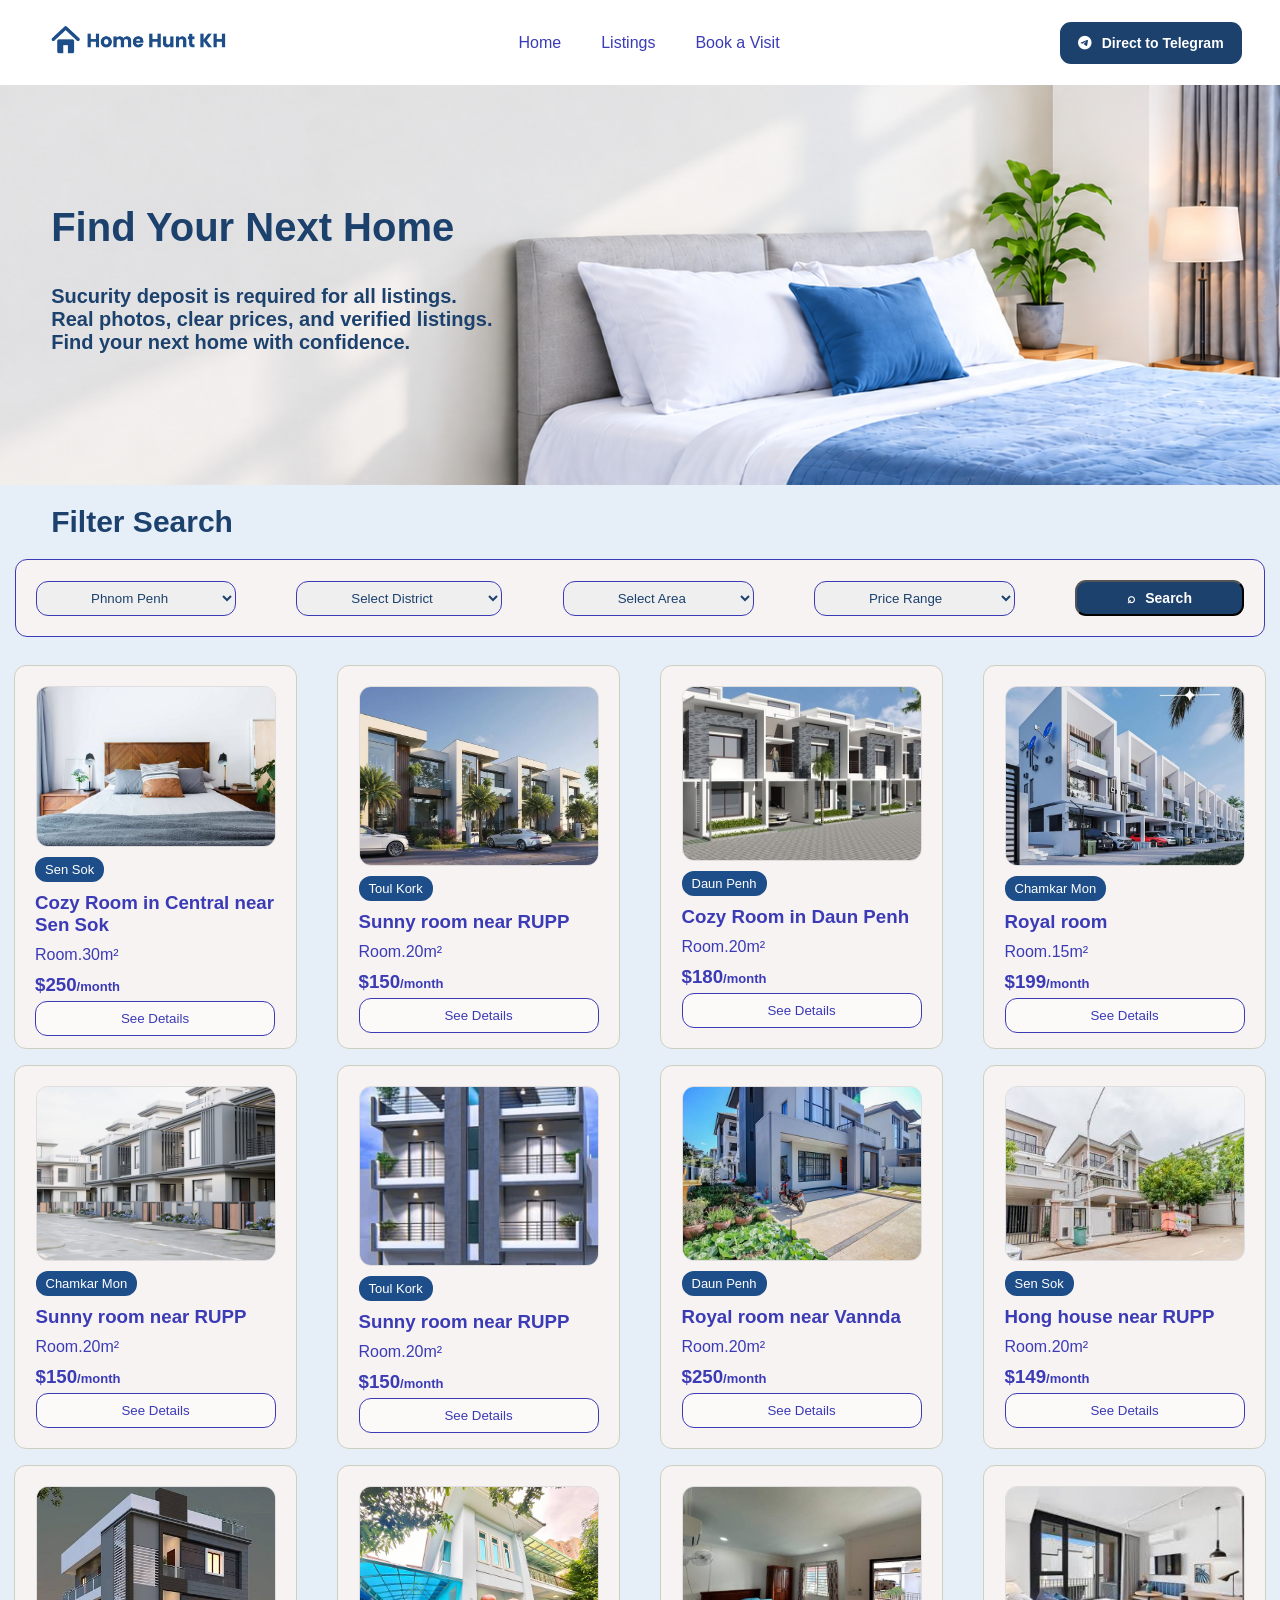
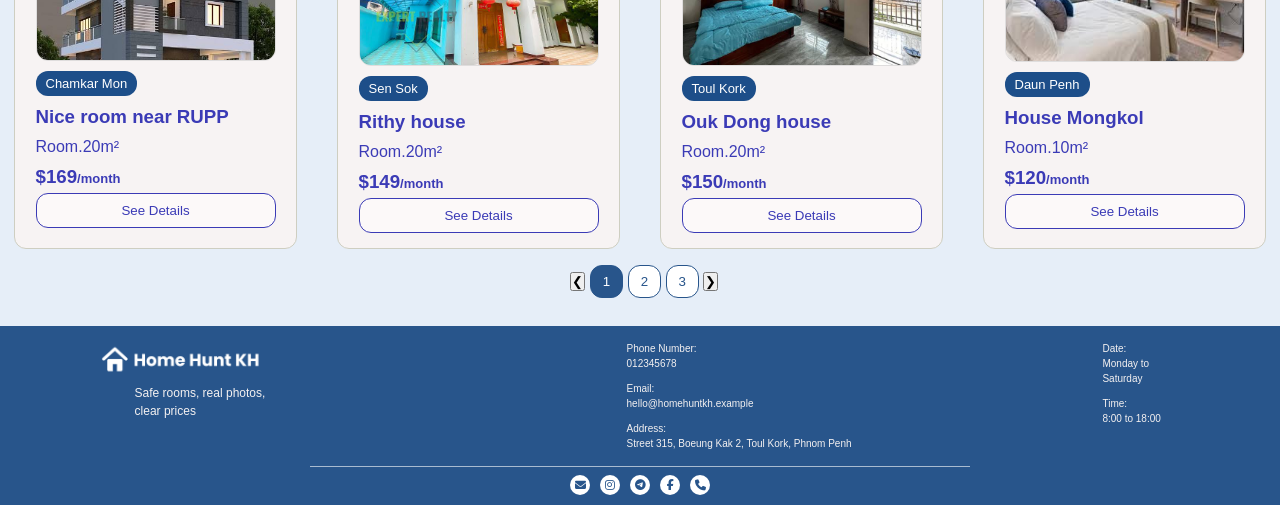
<file: index.html>
<!DOCTYPE html>
<html lang="en">

<head>
    <meta charset="UTF-8">
    <meta name="viewport" content="width=device-width, initial-scale=1.0">
    <title>Document</title>
    <link rel="stylesheet" href="style.css">
     <link rel="stylesheet" href="https://cdnjs.cloudflare.com/ajax/libs/font-awesome/6.7.2/css/all.min.css">
</head>

<body>
    <!-- header -->
    <header class="header">
        <a href="#" class="Logo">
            <img src="logo.png">
        </a>

        <nav class="nav-bar">
            <a href="#">Home</a>
            <a href="#">Listings</a>
            <a href="#">Book a Visit</a>
        </nav>

        <a href="https://t.me/khuon_sambo009" class="telegram-btn" target="_blank">
            <i class="fa-brands fa-telegram"></i>
            <span>Direct to Telegram</span>
        </a>
    </header>
    <!-- section1 -->
    <div class="section1">
        <h1>Find Your Next Home</h1>
       
           <h2> Sucurity deposit is required for all listings.<br>
            Real photos, clear prices, and verified listings.<br>
            Find your next home with confidence.
           </h2>
    </div>
    <!-- filter search -->
    <div class="hero-section">
        <h1>Filter Search</h1>
        <form class="form">
            <select class="filter">
                <option>Phnom Penh</option>
                <option>Siem Reap</option>
                <option>Battambang</option>
            </select>
            <select class="filter">
                <option>Select District</option>
                <option>Chamkar Mon</option>
                <option>Tuol Kork</option>
                <option>Daun Penh</option>
                <option>Sen Sok</option>
            </select>

            <select class="filter">
                <option>Select Area</option>
                <option>BKK1</option>
                <option>BKK2</option>
                <option>Toul Kork</option>
            </select>

            <select class="filter">
                <option>Price Range</option>
                <option>$100 - $200</option>
                <option>$200 - $500</option>
                <option>$500 - $1000</option>
            </select>

            <button class="search-btn">
                <span>⌕</span> Search
            </button>

        </form>

        <!-- card -->

        <div class="hero-card">
            <div class="card">
                <img src="room.jpeg" alt="">
                <div class="tittle">
                    <span class="tag"></i>Sen Sok</span>
                    <h3>Cozy Room in Central near Sen Sok</h3>
                    <p>Room.30m²</p>
                    <h3>$250<span>/month</span></h3>
                    <button type="submit">
                        See Details
                    </button>
                </div>
            </div>

            <div class="card">
                <img src="_.jpeg" alt="">
                <div class="tittle">
                    <span class="tag">Toul Kork</span>
                    <h3>Sunny room near RUPP</h3>
                    <p>Room.20m²</p>
                    <h3>$150<span>/month</span></h3>
                    <button type="submit">
                        See Details
                    </button>
                </div>
            </div>

            <div class="card">
                <img src="_ (2).jpeg" alt="">
                <div class="tittle">
                    <span class="tag">Daun Penh</span>
                    <h3>Cozy Room in Daun Penh</h3>
                    <p>Room.20m²</p>
                    <h3>$180<span>/month</span></h3>
                    <button type="submit">
                        See Details
                    </button>
                </div>
            </div>

            <div class="card">
                <img src="_ (1).jpeg" alt="">
                <div class="tittle">
                    <span class="tag"> Chamkar Mon</span>
                    <h3>Royal room </h3>
                    <p>Room.15m²</p>
                    <h3>$199<span>/month</span></h3>
                    <button type="submit">
                        See Details
                    </button>
                </div>
            </div>


        </div>
        <div class="hero-card">
            <div class="card">
                <img src="The Heaven, Himanshu Rai.jpeg" alt="">
                <div class="tittle">
                    <span class="tag">Chamkar Mon</span>
                    <h3>Sunny room near RUPP</h3>
                    <p>Room.20m²</p>
                    <h3>$150<span>/month</span></h3>
                    <button type="submit">
                        See Details
                    </button>
                </div>
            </div>

            <div class="card">
                <img src="cando.jpg" alt="">
                <div class="tittle">
                    <span class="tag">Toul Kork</span>
                    <h3>Sunny room near RUPP</h3>
                    <p>Room.20m²</p>
                    <h3>$150<span>/month</span></h3>
                    <button type="submit">
                        See Details
                    </button>
                </div>
            </div>

            <div class="card">
                <img src="images.jpeg" alt="">
                <div class="tittle">
                    <span class="tag">Daun Penh</span>
                    <h3>Royal room near Vannda</h3>
                    <p>Room.20m²</p>
                    <h3>$250<span>/month</span></h3>
                    <button type="submit">
                        See Details
                    </button>
                </div>
            </div>

            <div class="card">
                <img src="1.jpeg" alt="">
                <div class="tittle">
                    <span class="tag">Sen Sok</span>
                    <h3>Hong house near RUPP</h3>
                    <p>Room.20m²</p>
                    <h3>$149<span>/month</span></h3>
                    <button type="submit">
                        See Details
                    </button>
                </div>
            </div>


        </div>
        <div class="hero-card">
            <div class="card">
                <img src="11.jpeg"">
            <div class=" tittle">
                <span class="tag">Chamkar Mon</span>
                <h3>Nice room near RUPP</h3>
                <p>Room.20m²</p>
                <h3>$169<span>/month</span></h3>
                <button type="submit">
                    See Details
                </button>
            </div>
        </div>

        <div class="card">
            <img src="2.jpeg" alt="">
            <div class="tittle">
                <span class="tag">Sen Sok</span>
                <h3>Rithy house</h3>
                <p>Room.20m²</p>
                <h3>$149<span>/month</span></h3>
                <button type="submit">
                    See Details
                </button>
            </div>
        </div>

        <div class="card">
            <img src="5.jpeg" alt="">
            <div class="tittle">
                <span class="tag">Toul Kork</span>
                <h3>Ouk Dong house</h3>
                <p>Room.20m²</p>
                <h3>$150<span>/month</span></h3>
                <button type="submit">
                    See Details
                </button>
            </div>
        </div>

        <div class="card">
            <img src="3.jpeg" alt="">
            <div class="tittle">
                <span class="tag">Daun Penh</span>
                <h3>House Mongkol</h3>
                <p>Room.10m²</p>
                <h3>$120<span>/month</span></h3>
                <button type="submit">
                    See Details
                </button>
            </div>
        </div>
    </div>
    <!-- button123 -->
    <div class="pagination">
        <button class="arrow disabled">&#10094;</button>

        <button class="page active">1</button>
        <button class="page">2</button>
        <button class="page">3</button>
        <button class="arrow">&#10095;</button>
    </div>
    </div>
    <!-- footer -->
    <footer class="footer">


        <div class="footer-container">


            <div class="footer-brand">

                <img src="/Page/logo-white.png" alt="Home Hunt KH Logo" class="logo">

                <p class="slogan">
                    Safe rooms, real photos,<br>
                    clear prices
                </p>

            </div>


            <div class="footer-contact">

                <div class="footer-item">
                    <p class="title">Phone Number:</p>
                    <p>012345678</p>
                </div>

                <div class="footer-item">
                    <p class="title">Email:</p>
                    <p>hello@homehuntkh.example</p>
                </div>

                <div class="footer-item">
                    <p class="title">Address:</p>
                    <p>Street 315, Boeung Kak 2, Toul Kork, Phnom Penh</p>
                </div>

            </div>


            <div class="footer-schedule">

                <div class="footer-item">
                    <p class="title">Date:</p>
                    <p>Monday to<br>Saturday</p>
                </div>

                <div class="footer-item">
                    <p class="title">Time:</p>
                    <p>8:00 to 18:00</p>
                </div>

            </div>

        </div>


        <div class="footer-divider"></div>


        <div class="footer-social">

            <a href="mailto:hello@homehuntkh.example" aria-label="Email">
                <i class="fa-solid fa-envelope"></i>
            </a>

            <a href="#" aria-label="Instagram">
                <i class="fa-brands fa-instagram"></i>
            </a>

            <a href="#" aria-label="Telegram">
                <i class="fa-brands fa-telegram"></i>
            </a>

            <a href="#" aria-label="Facebook">
                <i class="fa-brands fa-facebook-f"></i>
            </a>

            <a href="tel:012345678" aria-label="Phone">
                <i class="fa-solid fa-phone"></i>
            </a>

        </div>

    </footer>

</body>

</html>
</file>
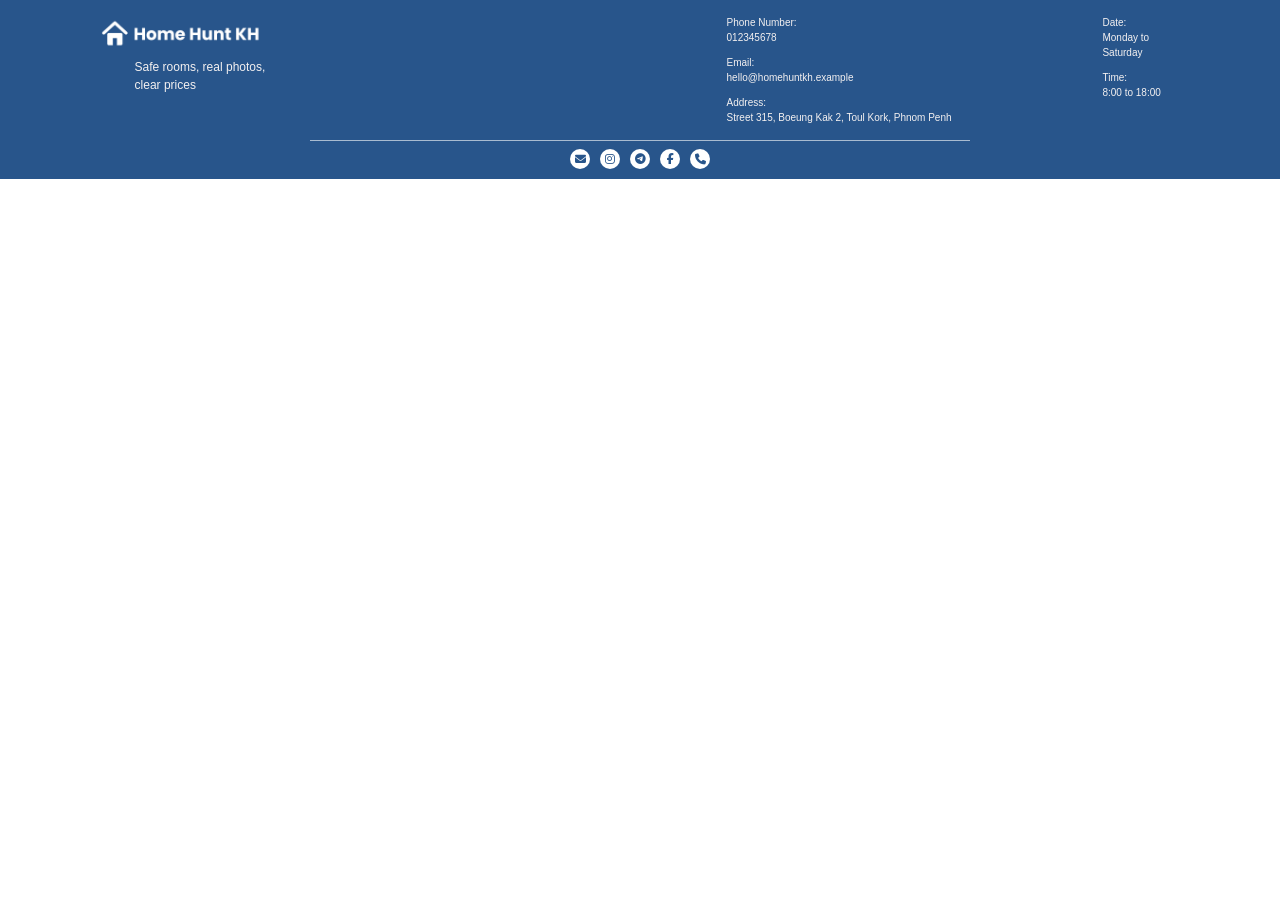
<file: Page/index.html>
<!DOCTYPE html>
<html lang="en">

<head>
    <meta charset="UTF-8">
    <meta name="viewport" content="width=device-width, initial-scale=1.0">
    <title>Home Hunt KH</title>

    <!-- CSS -->
    <link rel="stylesheet" href="index.css">

    <!-- Font Awesome Icons -->
    <link rel="stylesheet" href="https://cdnjs.cloudflare.com/ajax/libs/font-awesome/6.7.2/css/all.min.css">
</head>

<body>

    <footer class="footer">


        <div class="footer-container">


            <div class="footer-brand">

                <img src="/Page/logo-white.png" alt="Home Hunt KH Logo" class="logo">

                <p class="slogan">
                    Safe rooms, real photos,<br>
                    clear prices
                </p>

            </div>


            <div class="footer-contact">

                <div class="footer-item">
                    <p class="title">Phone Number:</p>
                    <p>012345678</p>
                </div>

                <div class="footer-item">
                    <p class="title">Email:</p>
                    <p>hello@homehuntkh.example</p>
                </div>

                <div class="footer-item">
                    <p class="title">Address:</p>
                    <p>Street 315, Boeung Kak 2, Toul Kork, Phnom Penh</p>
                </div>

            </div>


            <div class="footer-schedule">

                <div class="footer-item">
                    <p class="title">Date:</p>
                    <p>Monday to<br>Saturday</p>
                </div>

                <div class="footer-item">
                    <p class="title">Time:</p>
                    <p>8:00 to 18:00</p>
                </div>

            </div>

        </div>


        <div class="footer-divider"></div>


        <div class="footer-social">

            <a href="mailto:hello@homehuntkh.example" aria-label="Email">
                <i class="fa-solid fa-envelope"></i>
            </a>

            <a href="#" aria-label="Instagram">
                <i class="fa-brands fa-instagram"></i>
            </a>

            <a href="#" aria-label="Telegram">
                <i class="fa-brands fa-telegram"></i>
            </a>

            <a href="#" aria-label="Facebook">
                <i class="fa-brands fa-facebook-f"></i>
            </a>

            <a href="tel:012345678" aria-label="Phone">
                <i class="fa-solid fa-phone"></i>
            </a>

        </div>

    </footer>

</body>

</html>
</file>
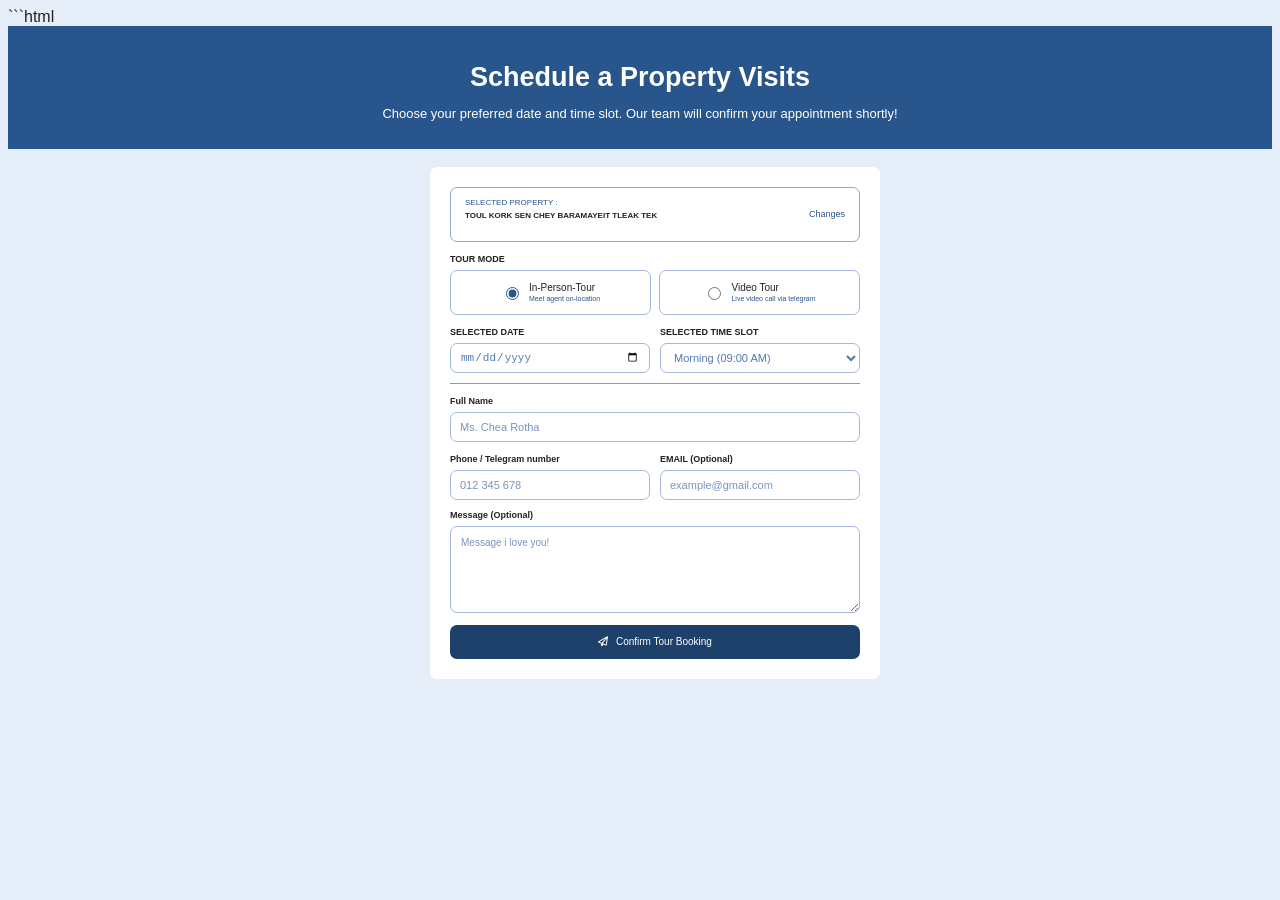
<file: test.html>
```html
<!DOCTYPE html>
<html lang="en">
<head>
    <meta charset="UTF-8">
    <meta name="viewport" content="width=device-width, initial-scale=1.0">

    <title>Schedule a Property Visit</title>

    <link rel="stylesheet" href="test.css">

    <!-- Font Awesome -->
    <link rel="stylesheet"
    href="https://cdnjs.cloudflare.com/ajax/libs/font-awesome/6.7.2/css/all.min.css">
</head>

<body>

    <!-- Header -->
    <header class="header">
        <h1>Schedule a Property Visits</h1>
        <p>
            Choose your preferred date and time slot.
            Our team will confirm your appointment shortly!
        </p>
    </header>

    <!-- Main Section -->
    <main class="booking-container">

        <form class="booking-form">

            <!-- Property Information -->
            <div class="property-box">

                <div>
                    <span>SELECTED PROPERTY :</span>
                    <h4>TOUL KORK SEN CHEY BARAMAYEIT TLEAK TEK</h4>
                </div>

                <a href="#">Changes</a>

            </div>

            
            <div class="section">

                <label class="section-title">TOUR MODE</label>

                <div class="tour-options">

                    <label class="tour-card">
                        <input type="radio" name="tour" value="in-person" checked>

                        <div>
                            <span>In-Person-Tour</span>
                            <small>Meet agent on-location</small>
                        </div>
                    </label>

                    <label class="tour-card">
                        <input type="radio" name="tour" value="video">

                        <div>
                            <span>Video Tour</span>
                            <small>Live video call via telegram</small>
                        </div>
                    </label>

                </div>

            </div>

            <!-- Date and Time -->

            <div class="date-time">

                <div class="input-group">
                    <label>SELECTED DATE</label>
                    <input type="date" name="date" required>
                </div>

                <div class="input-group">
                    <label>SELECTED TIME SLOT</label>

                    <select name="time" required>
                        <option value="09:00">Morning (09:00 AM)</option>
                        <option value="10:00">Morning (10:00 AM)</option>
                        <option value="14:00">Afternoon (02:00 PM)</option>
                        <option value="15:00">Afternoon (03:00 PM)</option>
                        <option value="17:00">Evening (05:00 PM)</option>
                    </select>
                </div>

            </div>

            <hr>

            
            <div class="input-group full-width">
                <label>Full Name</label>
                <input
                    type="text"
                    name="fullname"
                    placeholder="Ms. Chea Rotha"
                    required>
            </div>

            
            <div class="contact-inputs">

                <div class="input-group">
                    <label>Phone / Telegram number</label>
                    <input
                        type="tel"
                        name="phone"
                        placeholder="012 345 678"
                        required>
                </div>

                <div class="input-group">
                    <label>EMAIL (Optional)</label>
                    <input
                        type="email"
                        name="email"
                        placeholder="example@gmail.com">
                </div>

            </div>

            
            <div class="input-group full-width">
                <label>Message (Optional)</label>

                <textarea
                    name="message"
                    placeholder="Message i love you!"></textarea>
            </div>

            
            <button type="submit" class="submit-btn">
                <i class="fa-regular fa-paper-plane"></i>
                Confirm Tour Booking
            </button>

        </form>

    </main>

</body>
</html>
</file>
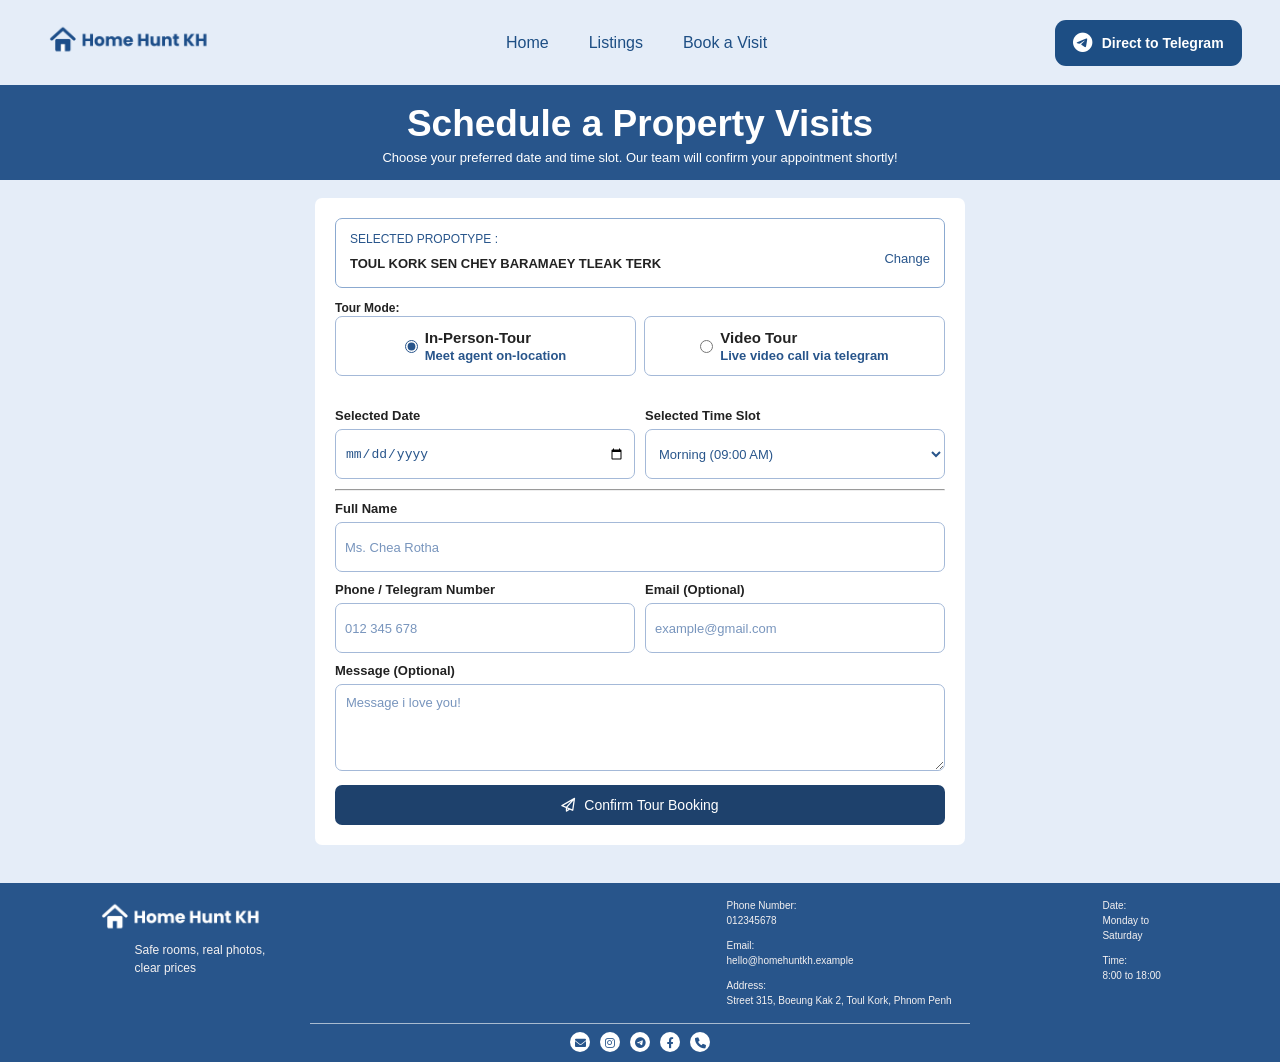
<file: Page/book.html>
<!DOCTYPE html>
<html lang="en">

<head>
    <meta charset="UTF-8">
    <meta name="viewport" content="width=device-width, initial-scale=1.0">
    <title>Book a Visit</title>
    
    <link rel="stylesheet" href="book.css">

     <link rel="stylesheet" href="https://cdnjs.cloudflare.com/ajax/libs/font-awesome/6.7.2/css/all.min.css">

    <link rel="stylesheet" href="https://cdnjs.cloudflare.com/ajax/libs/font-awesome/6.0.0/css/all.min.css">
    
</head>
</head>

<body>
    <!--Header-->

    <header class="header">
        <a href="#" class="Logo">
            <img src="/page/team-1-ocean-blue/logo.png" alt="Logo" class="logo">
        </a>

        <nav class="nav-bar">
            <a href="#">Home</a>
            <a href="#">Listings</a>
            <a href="#">Book a Visit</a>
        </nav>

        <a href="https://t.me/khuon_sambo009" class="telegram-btn" target="_blank">
            <i class="fa-brands fa-telegram"></i>
            <span class="texttlg">Direct to Telegram</span>
        </a>
    </header>

    <!--Main Section-->

    <div class="container">

        <div class="book-visit">


            <h1>Schedule a Property Visits</h1>
            <p>Choose your preferred date and time slot. Our team will confirm your appointment shortly!</p>

        </div>

        <main class="booking-container">

            <form class="booking-form">



                <div class="property-box">

                    <span>SELECTED PROPOTYPE :</span>
                    <h4>TOUL KORK SEN CHEY BARAMAEY TLEAK TERK</h4>

                    <a href="#">Change</a>
                </div>

                <div class="section">

                    <label class"section-title">Tour Mode:</label>

                    <div class="tour-options">

                        <label class="tour-card">
                            <input type="radio" name="tour" value="in-person" checked>

                            <div>
                                <span>In-Person-Tour</span>
                                <small>Meet agent on-location</small>
                            </div>
                        </label>

                        <label class="tour-card">
                            <input type="radio" name="tour" value="video">

                            <div>
                                <span>Video Tour</span>
                                <small>Live video call via telegram</small>
                            </div>
                        </label>

                    </div>

                </div>



                <div class="date-time">

                    <div class="input-group">
                        <label>Selected Date</label>
                        <input type="date" name="date" required>
                    </div>

                    <div class="input-group">
                        <label>Selected Time Slot</label>

                        <select name="time" required>
                            <option value="09:00">Morning (09:00 AM)</option>
                            <option value="10:00">Morning (10:00 AM)</option>
                            <option value="14:00">Afternoon (02:00 PM)</option>
                            <option value="15:00">Afternoon (03:00 PM)</option>
                            <option value="17:00">Evening (05:00 PM)</option>
                        </select>
                    </div>

                </div>

                <hr>



                <div class="input-group">

                    <label>Full Name</label>
                    <input type="text" name="fullname" placeholder="Ms. Chea Rotha" required>
                </div>



                <div class="contact-inputs">

                    <div class="input-group">
                        <label>Phone / Telegram Number</label>
                        <input type="tel" name="phone" placeholder="012 345 678" required>
                    </div>

                    <div class="input-group">
                        <label>Email (Optional)</label>
                        <input type="email" name="email" placeholder="example@gmail.com">
                    </div>

                </div>


                <div class="input-group full-width">
                    <label>Message (Optional)</label>

                    <textarea name="message" placeholder="Message i love you!"></textarea>
                </div>


                <button type="submit" class="submit-btn">
                    <i class="fa-regular fa-paper-plane"></i>
                    Confirm Tour Booking
                </button>


            </form>


   </div>

    <!--Footer-->

    <footer class="footer">


        <div class="footer-container">


            <div class="footer-brand">

                <img src="/Page/logo-white.png" alt="Home Hunt KH Logo" class="logo">

                <p class="slogan">
                    Safe rooms, real photos,<br>
                    clear prices
                </p>

            </div>


            <div class="footer-contact">

                <div class="footer-item">
                    <p class="title">Phone Number:</p>
                    <p>012345678</p>
                </div>

                <div class="footer-item">
                    <p class="title">Email:</p>
                    <p>hello@homehuntkh.example</p>
                </div>

                <div class="footer-item">
                    <p class="title">Address:</p>
                    <p>Street 315, Boeung Kak 2, Toul Kork, Phnom Penh</p>
                </div>

            </div>


            <div class="footer-schedule">

                <div class="footer-item">
                    <p class="title">Date:</p>
                    <p>Monday to<br>Saturday</p>
                </div>

                <div class="footer-item">
                    <p class="title">Time:</p>
                    <p>8:00 to 18:00</p>
                </div>

            </div>

        </div>


        <div class="footer-divider"></div>


        <div class="footer-social">

            <a href="mailto:hello@homehuntkh.example" aria-label="Email">
                <i class="fa-solid fa-envelope"></i>
            </a>

            <a href="#" aria-label="Instagram">
                <i class="fa-brands fa-instagram"></i>
            </a>

            <a href="#" aria-label="Telegram">
                <i class="fa-brands fa-telegram"></i>
            </a>

            <a href="#" aria-label="Facebook">
                <i class="fa-brands fa-facebook-f"></i>
            </a>

            <a href="tel:012345678" aria-label="Phone">
                <i class="fa-solid fa-phone"></i>
            </a>

        </div>

    </footer>

</body>

</html>
</file>
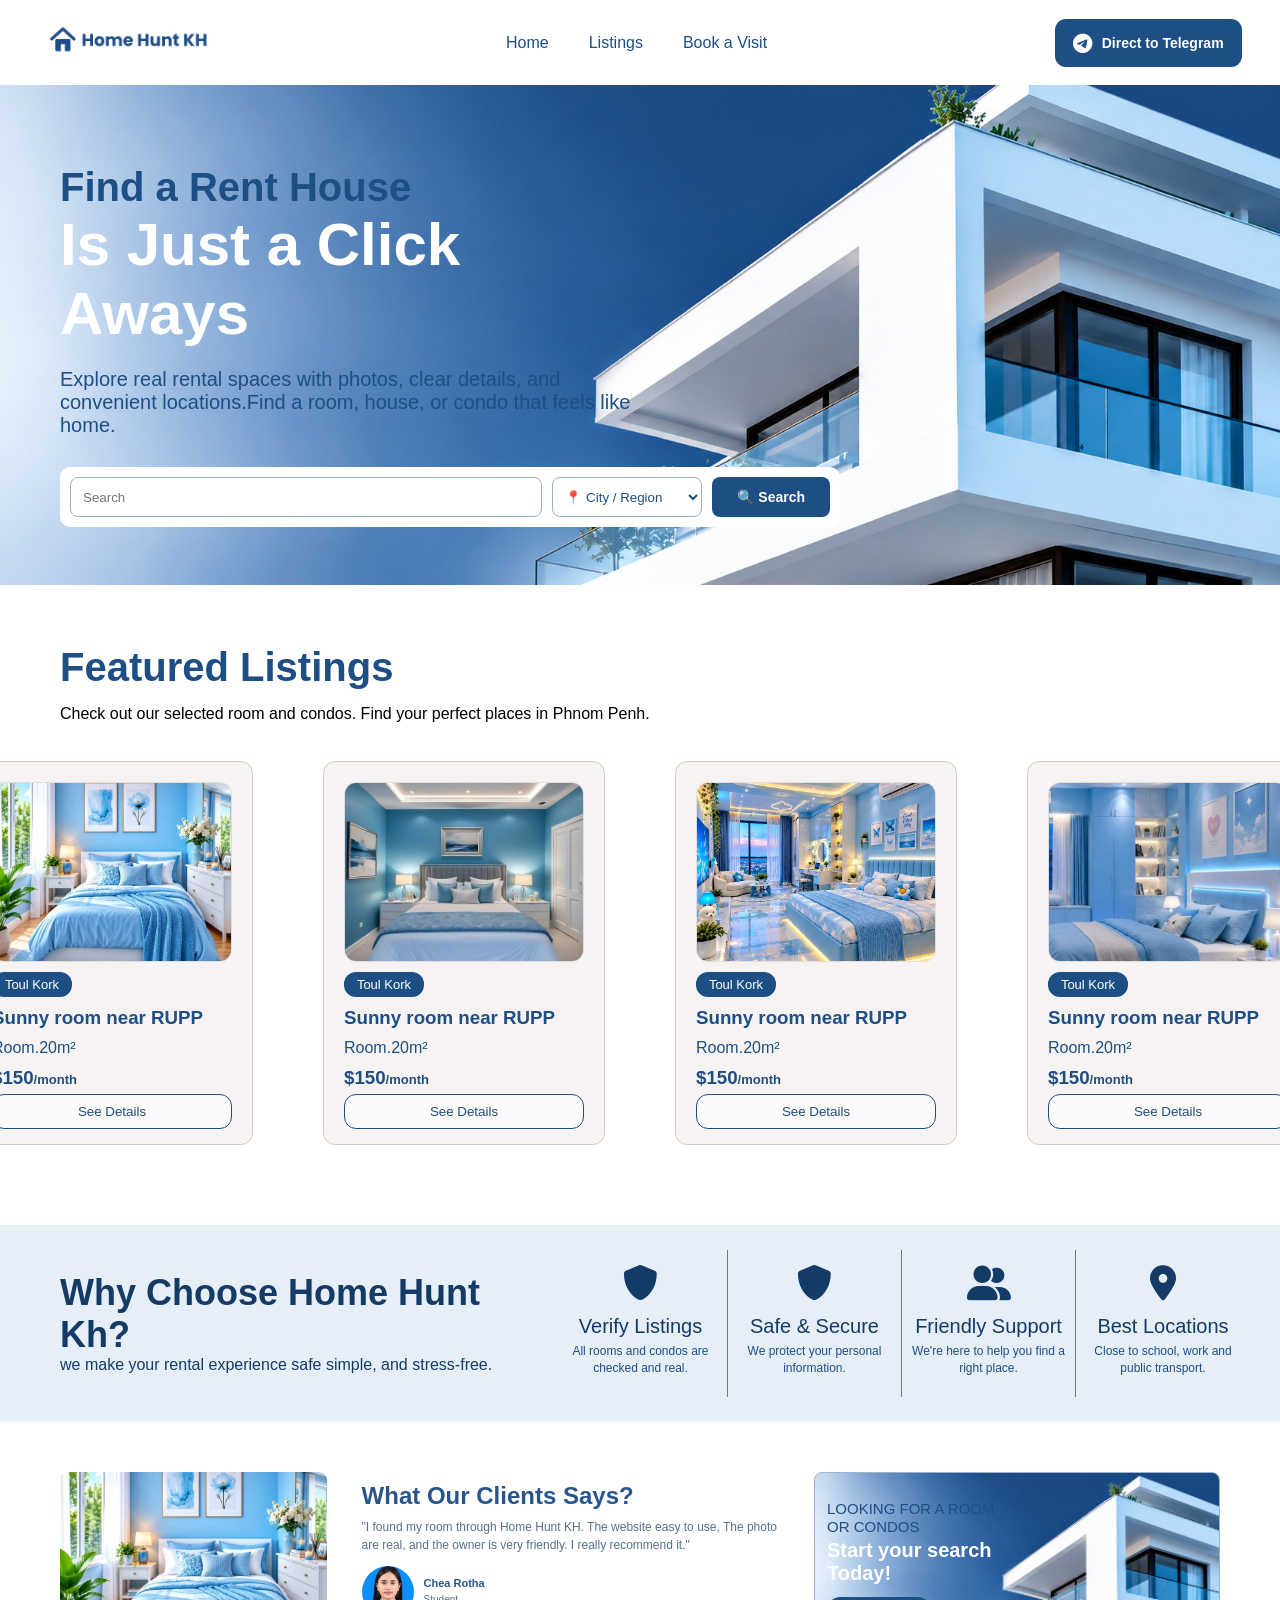
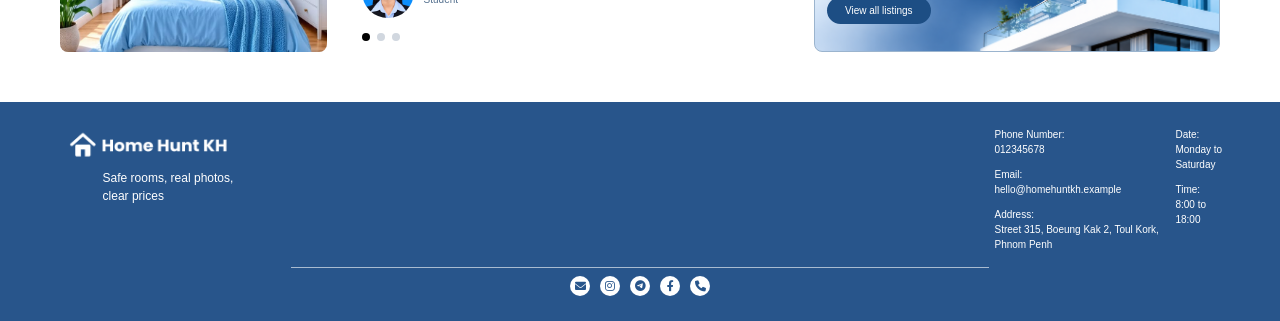
<file: page/compo.html>
<!DOCTYPE html>
<html lang="en">
<head>
    <meta charset="UTF-8">
    <meta name="viewport" content="width=device-width, initial-scale=1.0">
    <title>Document</title>
    <link rel="stylesheet" href="style.css">
    <link rel="stylesheet" href="https://cdnjs.cloudflare.com/ajax/libs/font-awesome/6.0.0/css/all.min.css">
</head>
<body>
    <header class="header">
        <a href="#" class="Logo">
            <img src="/page/team-1-ocean-blue/logo.png" alt="Logo" class="logo">
        </a>

        <nav class="nav-bar">
            <a href="#">Home</a>
            <a href="#">Listings</a>
            <a href="#">Book a Visit</a>     
        </nav>

        <a href="https://t.me/khuon_sambo009" class="telegram-btn" target="_blank">
            <i class="fa-brands fa-telegram"></i>
            <span class="texttlg">Direct to Telegram</span>
        </a>
    </header>
    <mian>
        <div class="hero-section">

            <div class="title">
                <h3>Find a Rent House</h3>
                <h1>Is Just a Click Aways</h1>
                <p>Explore real rental spaces with photos, clear details, and<br> convenient locations.Find a room, house, or condo that feels like home.</p>
                 <form class="search-bar">

                    <input type="text" placeholder="Search" aria-label="Search for a property">

                    <select aria-label="Choose a city">
                        <option value="">📍 City / Region</option>
                        <option value="toul-kork">Phom Penh</option>
                        <option value="bkk1">Siem Reap</option>
                        <option value="sen-sok">Kampot</option>
                    </select>

                    <button type="button">
                        🔍 Search
                    </button>

                </form>
            </div>
        </div>
        <div class="section">

           <div class="title-listings">
            <h1>Featured Listings</h1>
            <p>Check out our selected room and condos. Find your perfect places in Phnom Penh.</p>
           </div>

        <div class="hero-card">
        <div class="card">
            <img src="/page/team-1-ocean-blue/room3.jpg" alt="">
            <div class="tittle">
                <span class="tag">Toul Kork</span>
                <h3>Sunny room near RUPP</h3>
                <p>Room.20m²</p>
                <h3>$150<span>/month</span></h3>
                <button type="submit">
                    See Details
                </button>
            </div>
        </div>       

        <div class="card">
            <img src="/page/team-1-ocean-blue/room2.jpg" alt="">
            <div class="tittle">
                <span class="tag">Toul Kork</span>
                <h3>Sunny room near RUPP</h3>
                <p>Room.20m²</p>
                <h3>$150<span>/month</span></h3>
                <button type="submit">
                    See Details
                </button>
            </div>
        </div>

        <div class="card">
            <img src="/page/team-1-ocean-blue/room4.jpg" alt="">
            <div class="tittle">
                <span class="tag">Toul Kork</span>
                <h3>Sunny room near RUPP</h3>
                <p>Room.20m²</p>
                <h3>$150<span>/month</span></h3>
                <button type="submit">
                    See Details
                </button>
            </div>
        </div>

        <div class="card">
            <img src="/page/team-1-ocean-blue/room5.jpg" alt="">
            <div class="tittle">
                <span class="tag">Toul Kork</span>
                <h3>Sunny room near RUPP</h3>
                <p>Room.20m²</p>
                <h3>$150<span>/month</span></h3>
                <button type="submit">
                    See Details
                </button>
            </div>
        </div>


    </div>
        </div>

     <div class="features">
        <div class="introduction">
            <h1>Why Choose Home Hunt Kh?</h1>
            <p>we make your rental experience safe simple, and stress-free.</p>
        </div>
        <div class="features-cards">
            <div class="feature-card">
                <i class="fa-solid fa-shield-alt"></i>
                <h3>Verify Listings</h3>
                <p>All rooms and condos are checked and real.</p>
            </div>
            <div class="feature-card">
                <i class="fa-solid fa-shield-alt"></i>
                <h3>Safe & Secure</h3>
                <p>We protect your personal information.</p>
            </div>
            <div class="feature-card">
                <i class="fa-solid fa-user-group"></i>
                <h3>Friendly Support</h3>
                <p>We're here to help you find a right place.</p>
            </div>
            <div class="feature-card">
                <i class="fa-solid fa-location-dot"></i>
                <h3>Best Locations</h3>
                <p>Close to school, work and public transport.</p>
            </div>
        </div>
     </div>
     
     <section class="testimonial-banner">

    <!-- Customer Testimonial -->
    <div class="customer-image">
        <img src="/page/team-1-ocean-blue/room3.jpg" alt="Customer">
    </div>

    <div class="testimonial-content">
        <h2>What Our Clients Says?</h2>

        <p class="review">
            "I found my room through Home Hunt KH. The website
            easy to use, The photo are real, and the owner is
            very friendly. I really recommend it."
        </p>

        <div class="customer-info">
            <img src="/page/team-1-ocean-blue/rotha.jpg" alt="Chea Rotha">

            <div>
                <h4>Chea Rotha</h4>
                <span>Student</span>
            </div>
        </div>

        <div class="dots">
            <span class="active"></span>
            <span></span>
            <span></span>
        </div>

    </div>

    <div class="room-promotion">
        <div class="promotion-content">
            <span>LOOKING FOR A ROOM<br>OR CONDOS</span>

            <h2>Start your search<br>Today!</h2>

            <a href="listing.html">View all listings</a>
        </div>
    </div>

</section>
    </mian> 
      

      <footer class="footer">

        <div class="footer-container">


            <div class="footer-brand">

                <img src="/Page/logo-white.png" alt="Home Hunt KH Logo" class="logo">

                <p class="slogan">
                    Safe rooms, real photos,<br>
                    clear prices
                </p>

            </div>
        

            <div class="footer-contact">

                <div class="footer-item">
                    <p class="title">Phone Number:</p>
                    <p>012345678</p>
                </div>

                <div class="footer-item">
                    <p class="title">Email:</p>
                    <p>hello@homehuntkh.example</p>
                </div>

                <div class="footer-item">
                    <p class="title">Address:</p>
                    <p>Street 315, Boeung Kak 2, Toul Kork, Phnom Penh</p>
                </div>

            </div>


            <div class="footer-schedule">

                <div class="footer-item">
                    <p class="title">Date:</p>
                    <p>Monday to<br>Saturday</p>
                </div>

                <div class="footer-item">
                    <p class="title">Time:</p>
                    <p>8:00 to 18:00</p>
                </div>

            </div>

        </div>


        <div class="footer-divider"></div>


        <div class="footer-social">

            <a href="mailto:hello@homehuntkh.example" aria-label="Email">
                <i class="fa-solid fa-envelope"></i>
            </a>

            <a href="#" aria-label="Instagram">
                <i class="fa-brands fa-instagram"></i>
            </a>

            <a href="#" aria-label="Telegram">
                <i class="fa-brands fa-telegram"></i>
            </a>

            <a href="#" aria-label="Facebook">
                <i class="fa-brands fa-facebook-f"></i>
            </a>

            <a href="tel:012345678" aria-label="Phone">
                <i class="fa-solid fa-phone"></i>
            </a>

        </div>

    </footer>
    
</body>
</html>
</file>
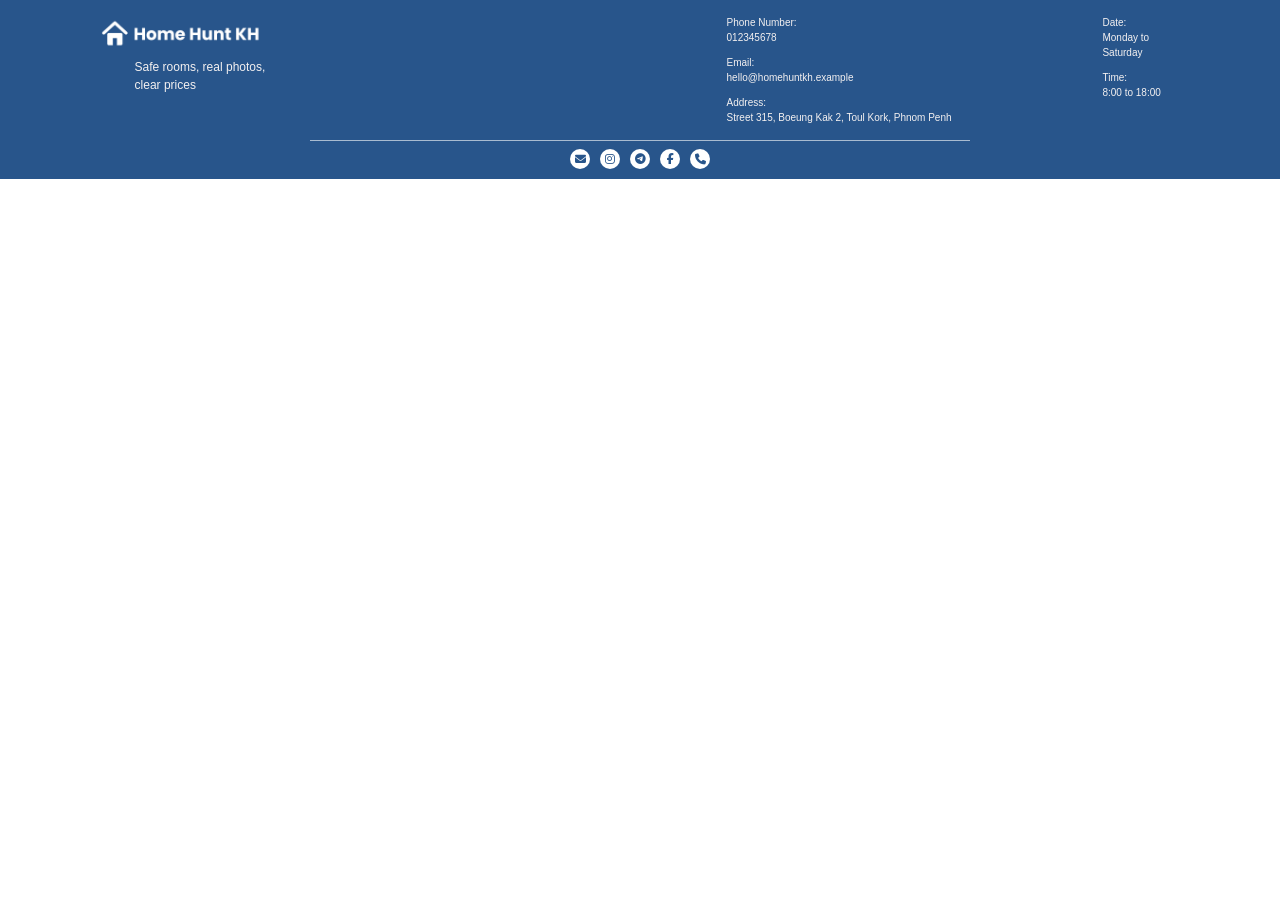
<file: Page/footer.html>
<!DOCTYPE html>
<html lang="en">

<head>
    <meta charset="UTF-8">
    <meta name="viewport" content="width=device-width, initial-scale=1.0">
    <title>Home Hunt KH</title>

    <!-- CSS -->
    <link rel="stylesheet" href="footer.css">

    <!-- Font Awesome Icons -->
    <link rel="stylesheet" href="https://cdnjs.cloudflare.com/ajax/libs/font-awesome/6.7.2/css/all.min.css">
</head>

<body>

    <footer class="footer">


        <div class="footer-container">


            <div class="footer-brand">

                <img src="/Page/logo-white.png" alt="Home Hunt KH Logo" class="logo">

                <p class="slogan">
                    Safe rooms, real photos,<br>
                    clear prices
                </p>

            </div>


            <div class="footer-contact">

                <div class="footer-item">
                    <p class="title">Phone Number:</p>
                    <p>012345678</p>
                </div>

                <div class="footer-item">
                    <p class="title">Email:</p>
                    <p>hello@homehuntkh.example</p>
                </div>

                <div class="footer-item">
                    <p class="title">Address:</p>
                    <p>Street 315, Boeung Kak 2, Toul Kork, Phnom Penh</p>
                </div>

            </div>


            <div class="footer-schedule">

                <div class="footer-item">
                    <p class="title">Date:</p>
                    <p>Monday to<br>Saturday</p>
                </div>

                <div class="footer-item">
                    <p class="title">Time:</p>
                    <p>8:00 to 18:00</p>
                </div>

            </div>

        </div>


        <div class="footer-divider"></div>


        <div class="footer-social">

            <a href="mailto:hello@homehuntkh.example" aria-label="Email">
                <i class="fa-solid fa-envelope"></i>
            </a>

            <a href="#" aria-label="Instagram">
                <i class="fa-brands fa-instagram"></i>
            </a>

            <a href="#" aria-label="Telegram">
                <i class="fa-brands fa-telegram"></i>
            </a>

            <a href="#" aria-label="Facebook">
                <i class="fa-brands fa-facebook-f"></i>
            </a>

            <a href="tel:012345678" aria-label="Phone">
                <i class="fa-solid fa-phone"></i>
            </a>

        </div>

    </footer>

</body>

</html>
</file>
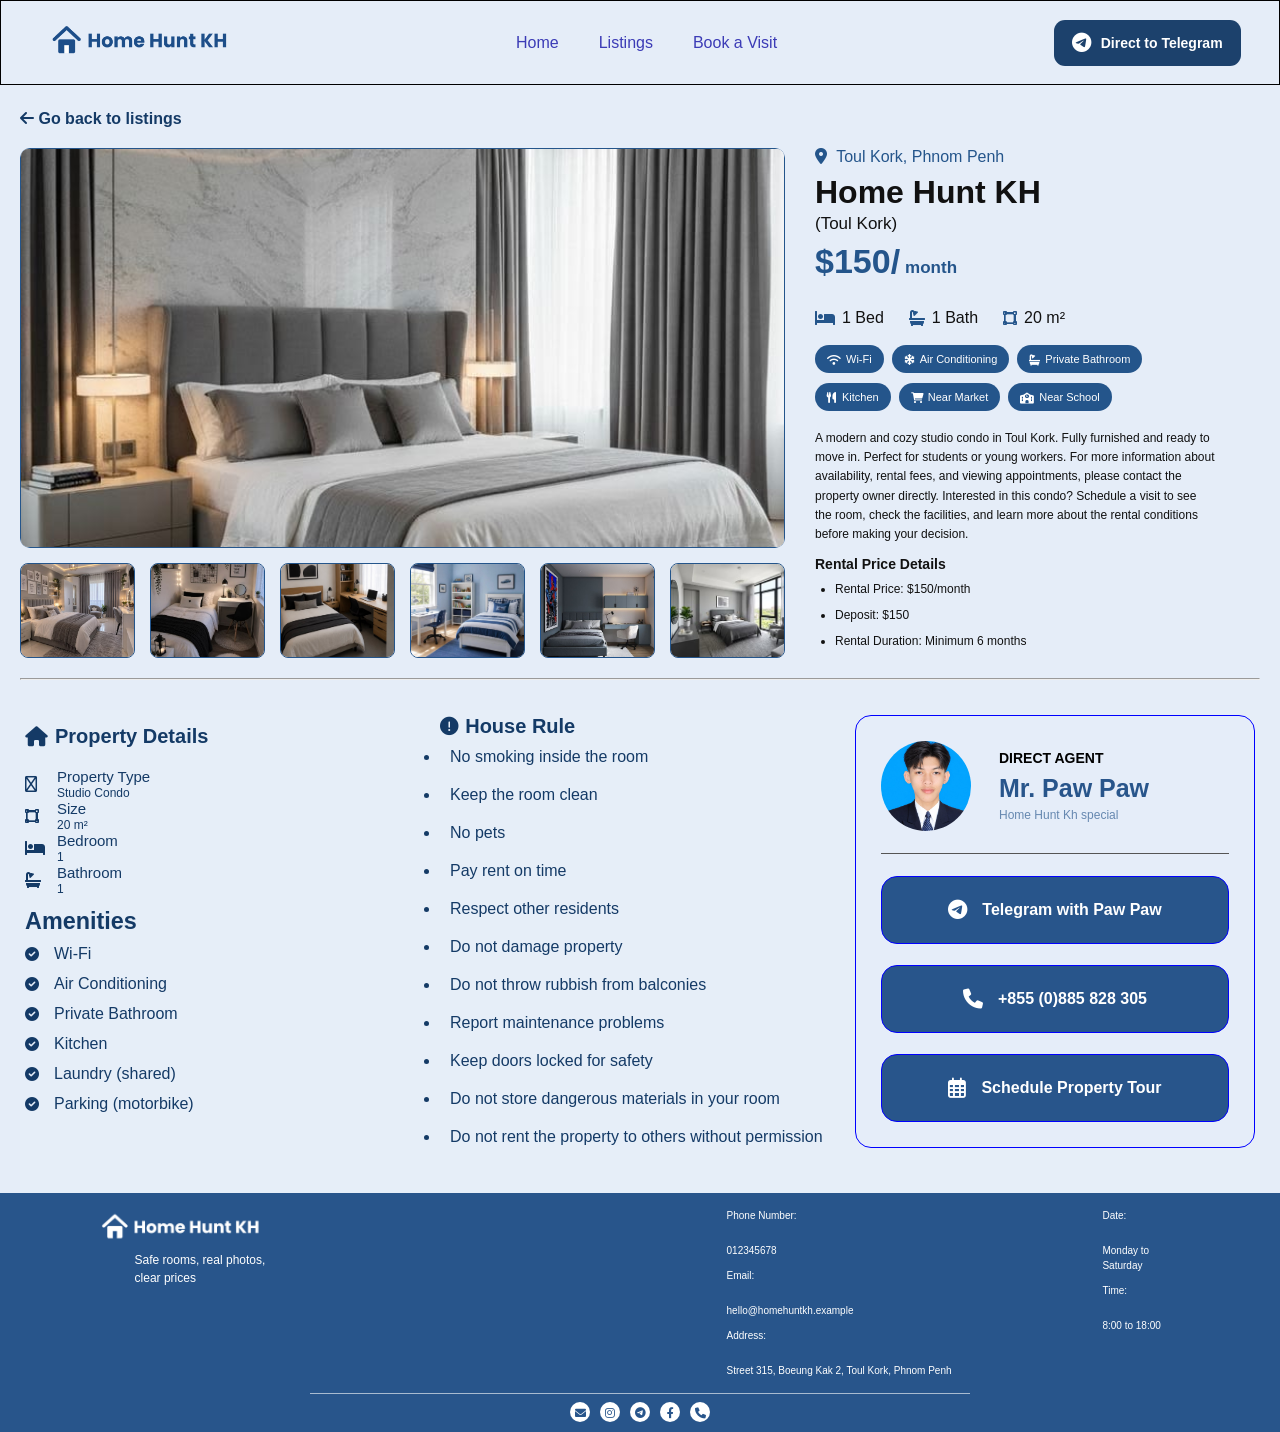
<file: pages/detail.html>
<!DOCTYPE html>
<html lang="en">

<head>
    <meta charset="UTF-8">
    <meta name="viewport" content="width=device-width, initial-scale=1.0">
    <title>Details</title>
    <link rel="stylesheet" href="detail.css">
    
    <link rel="stylesheet" href="https://cdnjs.cloudflare.com/ajax/libs/font-awesome/6.0.0/css/all.min.css">
</head>

<body>
    <header class="header">
        <a href="#" class="Logo">
            <img src="/page/team-1-ocean-blue/logo.png">
        </a>

        <nav class="nav-bar">
            <a href="#">Home</a>
            <a href="#">Listings</a>
            <a href="#">Book a Visit</a>
        </nav>

        <a href="https://t.me/khuon_sambo009" class="telegram-btn" target="_blank">
            <i class="fa-brands fa-telegram"></i>
            <span>Direct to Telegram</span>
        </a>
    </header>

    <main class="section">
        <a href="listings.html" class="back-link">
            <i class="fa-solid fa-arrow-left"></i>
            <span>Go back to listings</span>
        </a>

        <div class="details-section">
            <div class="picture">
                <div class="main-image-box">
                    <img src="/picture/bedroom.jpg" alt="Bedroom" class="main-image">
                </div>

                <div class="img-container">

                    <img src="/picture/bedroom5.jpg" alt="Bedroom 0" class="img">
                    <img src="/picture/bedroom1.jpg" alt="Bedroom 1" class="img">
                    <img src="/picture/bedroom2.jpg" alt="Bedroom 2" class="img">
                    <img src="/picture/bedroom3.jpg" alt="Bedroom 3" class="img">
                    <img src="/picture/bedroom4.jpg" alt="Bedroom 4" class="img">
                    <img src="/picture/bedroom6.jpg" alt="Bedroom 5" class="img">

                </div>

            </div>

            <div class="information">

                <!-- Location -->
                <p class="location">
                    <i class="fa-solid fa-location-dot"></i>
                    <span>Toul Kork, Phnom Penh</span>
                </p>

                <h1>Home Hunt KH</h1>

                <p class="sub-location">(Toul Kork)</p>

                <div class="price">
                    <h1>$150/</h1>
                    <span>month</span>
                </div>

                <div class="property">

                    <div>
                        <i class="fa-solid fa-bed"></i>
                        <p>1 Bed</p>
                    </div>

                    <div>
                        <i class="fa-solid fa-bath"></i>
                        <p>1 Bath</p>
                    </div>

                    <div>
                        <i class="fa-solid fa-vector-square"></i>
                        <p>20 m²</p>
                    </div>

                </div>

                <div class="facilities">

                    <div>
                        <i class="fa-solid fa-wifi"></i>
                        <p>Wi-Fi</p>
                    </div>

                    <div>
                        <i class="fa-solid fa-snowflake"></i>
                        <p>Air Conditioning</p>
                    </div>

                    <div>
                        <i class="fa-solid fa-bath"></i>
                        <p>Private Bathroom</p>
                    </div>

                    <div>
                        <i class="fa-solid fa-utensils"></i>
                        <p>Kitchen</p>
                    </div>

                    <div>
                        <i class="fa-solid fa-cart-shopping"></i>
                        <p>Near Market</p>
                    </div>

                    <div>
                        <i class="fa-solid fa-school"></i>
                        <p>Near School</p>
                    </div>

                </div>

                <div class="description">

                    <p>
                        A modern and cozy studio condo in Toul Kork.
                        Fully furnished and ready to move in.
                        Perfect for students or young workers.
                        For more information about availability,
                        rental fees, and viewing appointments,
                        please contact the property owner directly.
                        Interested in this condo? Schedule a visit
                        to see the room, check the facilities, and
                        learn more about the rental conditions
                        before making your decision.
                    </p>

                </div>

                <div class="info">
                    <h3>Rental Price Details</h3>
                    <ul>
                        <li>Rental Price: $150/month</li>
                        <li>Deposit: $150</li>
                        <li>Rental Duration: Minimum 6 months</li>
                    </ul>
                </div>
            </div>
        </div><br>
        <hr>

        <div class="service-section">
            <div class="rule">
                <div class="left">
                    <h3 class="title">
                        <i class="fa-solid fa-house"></i>
                        <span>Property Details</span>
                    </h3>
                    <div class="room-details">
                        <div class="room">
                            <i class="fa-regular fa-house"></i>
                            <div>
                                <span>Property Type</span>
                                <p>Studio Condo</p>
                            </div>
                        </div>
                    </div>
                    <div class="room">
                        <i class="fa-solid fa-vector-square"></i>
                        <div>
                            <span>Size</span>
                            <p>20 m²</p>
                        </div>
                    </div>
                    <div class="room">
                        <i class="fa-solid fa-bed"></i>
                        <div>
                            <span>Bedroom</span>
                            <p>1</p>
                        </div>
                    </div>
                    <div class="room">
                        <i class="fa-solid fa-bath"></i>
                        <div>
                            <span>Bathroom</span>
                            <p>1</p>
                        </div>
                    </div>
                </div>
                <div class="amenities-title">
                    <h3>Amenities</h3>

                    <ul class="amenities">
                        <li>
                            <i class="fa-solid fa-circle-check"></i>
                            <span>Wi-Fi</span>
                        </li>
                        <li>
                            <i class="fa-solid fa-circle-check"></i>
                            <span>Air Conditioning</span>
                        </li>
                        <li>
                            <i class="fa-solid fa-circle-check"></i>
                            <span>Private Bathroom</span>
                        </li>
                        <li>
                            <i class="fa-solid fa-circle-check"></i>
                            <span>Kitchen</span>
                        </li>
                        <li>
                            <i class="fa-solid fa-circle-check"></i>
                            <span>Laundry (shared)</span>
                        </li>
                        <li>
                            <i class="fa-solid fa-circle-check"></i>
                            <span>Parking (motorbike)</span>
                        </li>
                    </ul>
                </div>
            </div>
            <div class="middle">
                <h3 class="rule1-title">
                    <i class="fa-solid fa-circle-exclamation"></i>
                    <span>House Rule</span>
                </h3>

                <ul class="rule1">
                    <li>No smoking inside the room</li>
                    <li>Keep the room clean</li>
                    <li>No pets</li>
                    <li>Pay rent on time</li>
                    <li>Respect other residents</li>
                    <li>Do not damage property</li>
                    <li>Do not throw rubbish from balconies</li>
                    <li>Report maintenance problems</li>
                    <li>Keep doors locked for safety</li>
                    <li>Do not store dangerous materials in your room</li>
                    <li>Do not rent the property to others without permission</li>
                </ul>

            </div>


            <div class="agent-card">


                <div class="agent-profile">

                    <img src="/picture/photo_2026-11-05_07-43-10.jpg" alt="Agent Profile">

                    <div class="agent-info">
                        <h4>DIRECT AGENT</h4>
                        <h2>Mr. Paw Paw</h2>
                        <p>Home Hunt Kh special</p>
                    </div>

                </div>

                <hr>


                <div class="agent-buttons">

                    <a href="https://t.me/yourusername" class="agent-btn">
                        <i class="fa-brands fa-telegram"></i>
                        <span>Telegram with Paw Paw</span>
                    </a>

                    <a href="tel:+855885828305" class="agent-btn">
                        <i class="fa-solid fa-phone"></i>
                        <span>+855 (0)885 828 305</span>
                    </a>

                    <a href="#" class="agent-btn">
                        <i class="fa-regular fa-calendar-days"></i>
                        <span>Schedule Property Tour</span>
                    </a>

                </div>

            </div>

        </div>
    </main>

    <footer class="footer">


        <div class="footer-container">


            <div class="footer-brand">

                <img src="/Page/logo-white.png" alt="Home Hunt KH Logo" class="logo">

                <p class="slogan">
                    Safe rooms, real photos,<br>
                    clear prices
                </p>

            </div>


            <div class="footer-contact">

                <div class="footer-item">
                    <p class="title">Phone Number:</p>
                    <p>012345678</p>
                </div>

                <div class="footer-item">
                    <p class="title">Email:</p>
                    <p>hello@homehuntkh.example</p>
                </div>

                <div class="footer-item">
                    <p class="title">Address:</p>
                    <p>Street 315, Boeung Kak 2, Toul Kork, Phnom Penh</p>
                </div>

            </div>


            <div class="footer-schedule">

                <div class="footer-item">
                    <p class="title">Date:</p>
                    <p>Monday to<br>Saturday</p>
                </div>

                <div class="footer-item">
                    <p class="title">Time:</p>
                    <p>8:00 to 18:00</p>
                </div>

            </div>

        </div>


        <div class="footer-divider"></div>


        <div class="footer-social">

            <a href="mailto:hello@homehuntkh.example" aria-label="Email">
                <i class="fa-solid fa-envelope"></i>
            </a>

            <a href="#" aria-label="Instagram">
                <i class="fa-brands fa-instagram"></i>
            </a>

            <a href="#" aria-label="Telegram">
                <i class="fa-brands fa-telegram"></i>
            </a>

            <a href="#" aria-label="Facebook">
                <i class="fa-brands fa-facebook-f"></i>
            </a>

            <a href="tel:012345678" aria-label="Phone">
                <i class="fa-solid fa-phone"></i>
            </a>

        </div>

    </footer>

</body>

</html>
</file>
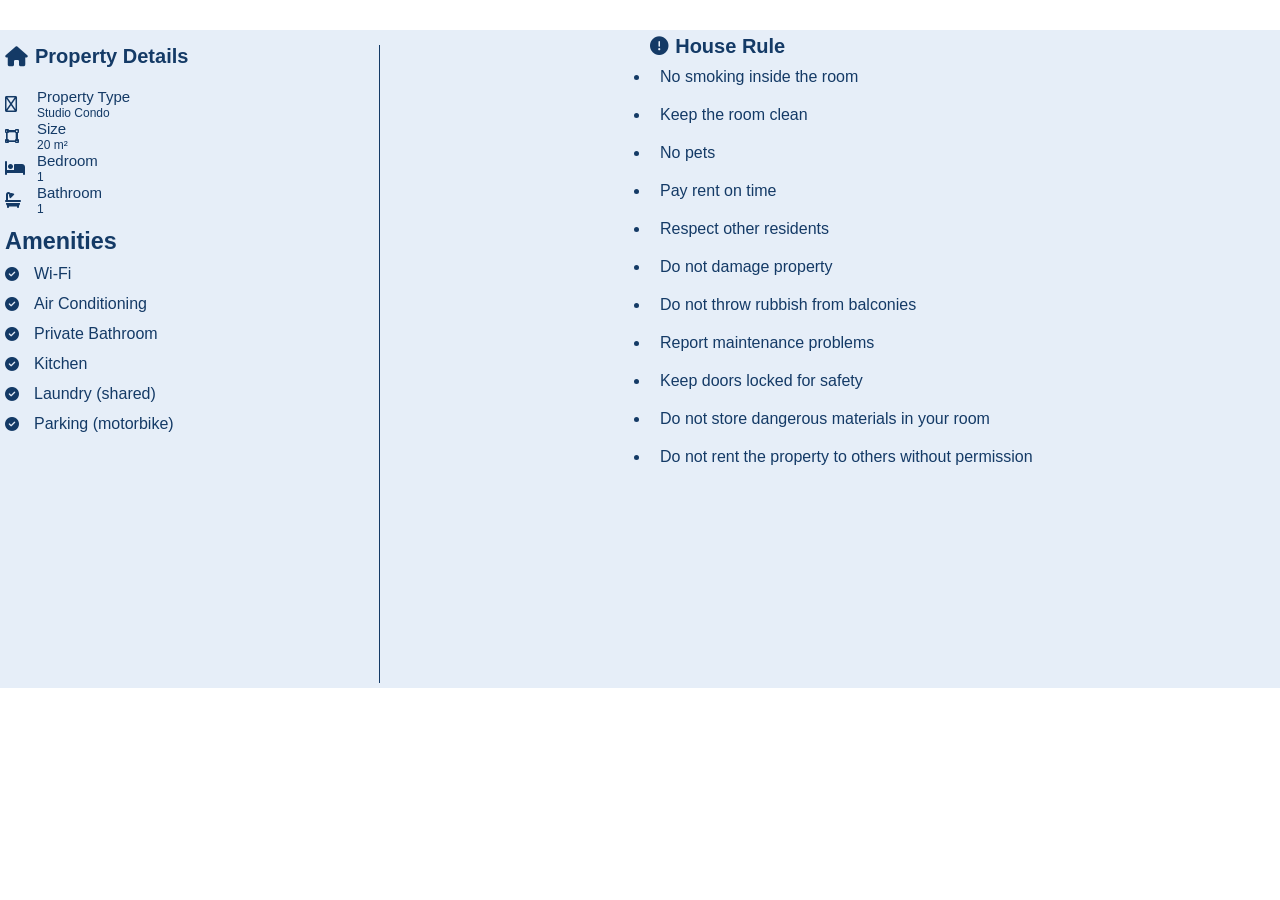
<file: pages/rule.html>
<!DOCTYPE html>
<html lang="en">
<head>
    <meta charset="UTF-8">
    <meta name="viewport" content="width=device-width, initial-scale=1.0">
    <title>Document</title>
    <link rel="stylesheet" href="rule.css">
    <link rel="stylesheet" href="https://cdnjs.cloudflare.com/ajax/libs/font-awesome/6.7.2/css/all.min.css">
</head>
<body>
    <section class="service-section">
        <div class="rule">
            <div class="left">
                <h3 class="title">
                    <i class="fa-solid fa-house"></i>
                    <span>Property Details</span>
                </h3>

                <div class="room-details">
                    <div class="room">
                        <i class="fa-regular fa-house"></i>
                        <div>
                            <span>Property Type</span>
                            <p>Studio Condo</p>
                        </div>
                    </div>
                </div>

                <div class="room">
                    <i class="fa-solid fa-vector-square"></i>
                    <div>
                        <span>Size</span>
                        <p>20 m²</p>
                    </div>
                </div>

                <div class="room">
                    <i class="fa-solid fa-bed"></i>
                    <div>
                        <span>Bedroom</span>
                        <p>1</p>
                    </div>
                </div>

                <div class="room">
                    <i class="fa-solid fa-bath"></i>
                    <div>
                        <span>Bathroom</span>
                        <p>1</p>
                    </div>
                </div>

            </div>

            <div class="amenities-title">
                <h3>Amenities</h3>
          
                <ul class="amenities">
                    <li>
                    <i class="fa-solid fa-circle-check"></i>
                        <span>Wi-Fi</span>
                    </li>
                    <li>
                        <i class="fa-solid fa-circle-check"></i>
                        <span>Air Conditioning</span>
                    </li>
                    <li>
                        <i class="fa-solid fa-circle-check"></i>
                        <span>Private Bathroom</span>
                    </li>
                    <li>
                        <i class="fa-solid fa-circle-check"></i>
                        <span>Kitchen</span>
                    </li>
                    <li>
                        <i class="fa-solid fa-circle-check"></i>
                        <span>Laundry (shared)</span>
                    </li>
                    <li>
                        <i class="fa-solid fa-circle-check"></i>
                        <span>Parking (motorbike)</span>
                    </li>
                </ul>
            </div>
        </div>
        <div class="middle">
            <h3 class="rule1-title">
            <i class="fa-solid fa-circle-exclamation"></i>
                <span>House Rule</span>
            </h3>

            <ul class="rule1">
                <li>No smoking inside the room</li>
                <li>Keep the room clean</li>
                <li>No pets</li>
                <li>Pay rent on time</li>
                <li>Respect other residents</li>
                <li>Do not damage property</li>
                <li>Do not throw rubbish from balconies</li>
                <li>Report maintenance problems</li>
                <li>Keep doors locked for safety</li>
                <li>Do not store dangerous materials in your room</li>
                <li>Do not rent the property to others without permission</li>
            </ul>

        </div>
    </section>
</body>
</html>
</file>
<file: style.css>
* {
    margin: 0;
    padding: 0;
    box-sizing: border-box;
}

body {
    font-family: Arial, sans-serif;
    overflow-x: auto;
    scroll-behavior: smooth;
}

.header {
    justify-content: space-between;
    display: flex;
    align-items: center;
    width: 100%;
    height: 85px;
    padding: 0 3%;

}

img {
    width: 200px;
    height: 50px;
    object-fit: contain;
}

.nav-bar {
    display: flex;
    align-items: center;
    gap: 40px;
}

.nav-bar a {
    text-decoration: none;
    color: rgb(59, 59, 182);
}

.nav-bar a:hover {
    color: #2600ff;
    text-decoration: underline;
    text-underline-offset: 5px;
}

.telegram-btn {
    display: flex;
    align-items: center;
    justify-content: center;
    gap: 10px;

    background-color: #1c416c;
    color: white;
    text-decoration: none;

    padding: 13px 18px;
    border-radius: 11px;

    font-size: 14px;
    font-weight: bold;
    transition: 0.3s;
}

.section1 {
    width: 100%;
    height: 400px;
    background-image: url("bg\ new.png");
    background-size: cover;
    background-position: center;
    background-repeat: no-repeat;
    display: flex;
    overflow-x: auto;
    scroll-behavior: smooth;
    position: relative;
}

.section1 h1 {
    position: absolute;
    top: 30%;
    left: 4%;
    font-size: 40px;
    color: #1c416c;
}

.section1 h2 {
    position: absolute;
    top: 50%;
    left: 4%;
    font-size: 20px;
    color:  #1c416c;
}

.hero-section {
    width: 100%;
    height: auto;
    background-color: #E6EEF8;
    padding: 20px 0px;
}

.hero-section h1 {
    color: #1c416c;
    font-size: 30px;
    margin-left: 4%;

}

/* filter search */
.form {
    margin-top: 20px;
    margin: 20px auto;
    width: 1250px;
    display: flex;
    flex-direction: row;
    flex-wrap: wrap;
    align-items: center;
    justify-content: space-between;
    gap: 40px;
    background-color: rgb(247, 243, 243);
    padding: 20px 20px;
    border-radius: 12px;
    border: 1px solid rgb(59, 59, 182);
    overflow-x: auto;
    scroll-behavior: smooth;
}

.filter {
    display: flex;
    flex-wrap: wrap;
    justify-content: center;
    align-items: center;
    padding: 8px 50px;
    border: 1px solid rgb(59, 59, 182);
    border-radius: 12px;
    color: #1c416c;

}

.search-btn {
    display: flex;
    align-items: center;
    justify-content: center;
    gap: 10px;
    padding: 8px 50px;
    background-color: #1c416c;
    color: white;
    text-decoration: none;


    border-radius: 11px;

    font-size: 14px;
    font-weight: bold;
    transition: 0.3s;
}

/* card */
.hero-card {
    width: 100%;
    height: 400px;
    display: flex;
    flex-direction: row;
    justify-content: center;
    gap: 40px;
    align-items: center;
    padding: 0px 0px;
    overflow-x: auto;
    scroll-behavior: smooth;
}

.card {
    width: 283px;
    height: 384px;
    border: 1px solid;
    border-radius: 12px;
    display: flex;
    flex-direction: column;
    align-items: center;
    padding: 20px 20px;
    gap: 5px;
    box-shadow: 1px;
    color: rgb(206, 206, 193);
    background-color: rgb(247, 243, 243);
    transition: 0.3s;
}

.card img {
    width: 240px;
    height: 180px;
    object-fit: cover;
    border: 1px solid rgb(223, 221, 221);
    border-radius: 12px;
    transition: 0.3s;
}

.card img:hover {
    transform: scale(1.01);
    box-shadow: 0px 0px 10px 0px  #1c416c;
}

.card button {
    width: 240px;
    height: 35px;
    background-color: rgb(252, 249, 249);
    border: 1px solid rgb(59, 59, 182);
    border-radius: 12px;
    transition: 0.3s;
    color: rgb(59, 59, 182);
}

.card button:hover {
    transform: scale(1.01);
    background-color: #1c416c;
    color: white;
}

.tittle {
    display: flex;
    flex-direction: column;
    color: rgb(59, 59, 182);
}

.tittle h3 {
    margin: 5px 0px;
}

.tittle p {
    margin: 5px 0px;
}

.tittle span {
    margin: 5px 0px;
    font-size: small;
    
}

.tag {
    background: #1D4E89;
    color: white;
    padding: 5px 10px;
    border-radius: 12px;
    font-size: 12px;
    width: fit-content;
}

* {
    margin: 0;
    padding: 0;
    box-sizing: border-box;
}

.pagination {
    padding: 8px 20px;
    margin-left: 43%;
}

.pagination a {
    text-decoration: none;
    color: black;
    background-color: white;
    border: 1px solid #ddd;
    padding: 10px 15px;
    border-radius: 5px;
    transition: 0.3s;
}

/* When you stand (hover) on a page */
.pagination .page:hover {
    background-color:  #28558B;
    color: white;
}

/* Active page color */
.pagination .page.active {
    background-color: #28558B;
    color: white;
}

.page {
    padding: 8px 12px;
    border: 1px solid #28558B;
    border-radius: 12px;
    color: #28558B;
    background-color: white;
    cursor: pointer;
    transition: 0.3s;
}

.arrow disabled {
    opacity: 0.5;
    cursor: not-allowed;
    padding: 8px 12px;
    border: 1px solid #28558B;
}

/* footer */
.footer {
    width: 100%;
    background-color: #28558B;
    color: rgb(244, 241, 241);
    font-family: 'Arial', sans-serif;
    padding: 15px 7% 10px;
    overflow-x: auto;
    scroll-behavior: smooth;
}

.footer-container {
    display: grid;
    grid-template-columns: 2fr 1.4fr 0.7fr;
    gap: 0;
    align-items: start;
}

.footer-brand {
    width: 100%;
}

.logo {
    display: block;
    width: 180px;
    height: auto;
    object-fit: contain;
    margin-bottom: 5px;
}

.slogan {
    font-size: 12px;
    line-height: 1.5;
    margin-left: 45px;
}

 
.footer-schedule {
    min-width: 0;
    margin-left: 100px;
}

.footer-item {
    margin-bottom: 10px;
}

.footer-item p {
    font-size: 10px;
    line-height: 1.5;
    overflow-wrap: anywhere;
}

.footer-item .title {
    font-weight: normal;
}

.footer-divider {
    width: 60%;
    height: 1px;
    background-color: rgba(255, 255, 255, 0.6);
    margin: 5px auto 8px;
}

.footer-social {
    display: flex;
    justify-content: center;
    align-items: center;
    gap: 10px;
}

.footer-social a {
    display: flex;
    justify-content: center;
    align-items: center;
    width: 20px;
    height: 20px;
    border-radius: 50%;
    background-color: white;
    color: #28558B;
    text-decoration: none;
    font-size: 11px;
    transition: 0.3s
}
.footer-social a:hover {
    background-color: #d8e8fa;
    transform: translateY(-2px);
}

@media (max-width: 768px) {
    footer {
        padding: 20px;
    }

    .footer-container {
        grid-template-columns: 1fr;
        gap: 15px;
    }

    .footer-brand {
        grid-column: auto;
    }

    .logo {
        width: 160px;
    }

    .slogan {
        font-size: 12px;
    }

    .footer-item a {
        font-size: 12px;
    }

    .footer-social {
        gap: 15px;
    }

    .footer-social a {
        width: 28px;
        height: 28px;
        font-size: 14px;
    }
}
</file>
<file: Page/index.css>
*{
    margin: 0;
    padding: 0;
    box-sizing: border-box;
}
.footer{
    width: 100%;
    background-color: #28558B;
    color: rgb(244, 241, 241);
    font-family: 'Arial', sans-serif;
    padding: 15px 7% 10px;
}
.footer-container{
    display: grid;
    grid-template-columns: 2fr 1.4fr 0.7fr;
    gap: 0;
    align-items: start;
}
.footer-brand{
    width: 100%;
}
.logo{
    display: block;
    width: 180px;
    height: auto;
    object-fit: contain;
    margin-bottom: 5px;
}
.slogan{
    font-size: 12px;
    line-height: 1.5;
    margin-left: 45px;  
}
.footer-contact,
.footer-schedule{
    min-width: 0;
    margin-left: 100px;
}
.footer-item{
    margin-bottom: 10px;
}
.footer-item p{
    font-size: 10px;
    line-height: 1.5;
    overflow-wrap: anywhere;
}
.footer-item .title{
    font-weight: normal;
}
.footer-divider{
    width:60%;
    height: 1px;
    background-color: rgba(255, 255, 255, 0.6);
    margin: 5px auto 8px;
}
.footer-social{
    display: flex;
    justify-content: center;
    align-items: center;
    gap: 10px;
}
.footer-social a{
    display:flex;
    justify-content: center;
    align-items: center;

    width: 20px;
    height: 20px;

    border-radius: 50%;
    background-color: white;
    color: #28558B;

    text-decoration: none;
    font-size: 11px;
    transition: 0.3s
}
.footer-social a:hover{
    background-color:#d8e8fa;
    transform: translateY(-2px);
}
@media (max-width: 768px){
      footer{
        padding: 20px;
      }
      .footer-container{
        grid-template-columns: 1fr;
        gap: 15px;
      }
      .footer-brand{
        grid-column: auto;
      }
      .logo{
        width: 160px;
      }
      .slogan{
        font-size: 12px;
      }
      .footer-item a{
        font-size: 12px;
      }
      .footer-social{
        gap: 15px;
      }
      .footer-social a{
        width: 28px;
        height: 28px;
        font-size: 14px;
      }
}
</file>
<file: test.css>
`css
/* Reset */
* {
    margin: 0;
    padding: 0;
    box-sizing: border-box;
}

/* Body */
body {
    font-family: Arial, sans-serif;
    background-color: #E5EDF8;
    color: #222;
}

/* Header */
.header {
    background-color: #28558B;
    color: white;
    text-align: center;
    padding: 18px 15px 15px;
}

.header h1 {
    font-size: 27px;
    font-weight: 600;
    margin-bottom: 5px;
}

.header p {
    font-size: 13px;
}

/* Booking Container */
.booking-container {
    width: 100%;
    padding: 18px 15px;
    display: flex;
    justify-content: center;
}

/* Form */
.booking-form {
    background-color: white;
    width: 100%;
    max-width: 410px;
    padding: 20px;
    border-radius: 7px;
}

/* Property Box */
.property-box {
    border: 1px solid #8BA9D0;
    border-radius: 7px;
    padding: 10px 14px;
    display: flex;
    justify-content: space-between;
    align-items: center;
    margin-bottom: 12px;
}

.property-box span {
    color: #28558B;
    font-size: 8px;
}

.property-box h4 {
    font-size: 8px;
    margin-top: 4px;
    font-weight: 600;
}

.property-box a {
    color: #28558B;
    font-size: 9px;
    text-decoration: none;
}

/* Section Title */
.section-title,
.input-group label {
    display: block;
    font-size: 9px;
    font-weight: 600;
    margin-bottom: 6px;
}

/* Tour Options */
.tour-options {
    display: flex;
    gap: 8px;
    margin-bottom: 12px;
}

.tour-card {
    width: 50%;
    min-height: 43px;
    border: 1px solid #A4B9D8;
    border-radius: 7px;
    display: flex;
    align-items: center;
    justify-content: center;
    gap: 7px;
    cursor: pointer;
}

.tour-card input {
    accent-color: #28558B;
    cursor: pointer;
}

.tour-card span {
    display: block;
    font-size: 10px;
}

.tour-card small {
    display: block;
    font-size: 7px;
    color: #28558B;
    margin-top: 2px;
}

/* Date and Time */
.date-time {
    display: flex;
    gap: 10px;
    margin-bottom: 10px;
}

.input-group {
    width: 100%;
}

.input-group input,
.input-group select {
    width: 100%;
    height: 30px;
    border: 1px solid #A4B9D8;
    border-radius: 7px;
    padding: 5px 9px;
    font-size: 11px;
    color: #527AAE;
    outline: none;
    background-color: white;
}

.input-group input:focus,
.input-group select:focus,
.input-group textarea:focus {
    border-color: #28558B;
}

/* Divider */
hr {
    border: none;
    border-top: 1px solid #999;
    margin: 10px 0 12px;
}

/* Full Width */
.full-width {
    margin-bottom: 12px;
}

/* Contact Inputs */
.contact-inputs {
    display: flex;
    gap: 10px;
    margin-bottom: 10px;
}


.input-group textarea {
    width: 100%;
    height: 87px;
    border: 1px solid #A4B9D8;
    border-radius: 7px;
    padding: 10px;
    font-family: Arial, sans-serif;
    font-size: 10px;
    resize: vertical;
    outline: none;
}

.input-group textarea::placeholder,
.input-group input::placeholder {
    color: #7895BD;
}


.submit-btn {
    width: 100%;
    height: 34px;
    background-color: #1E416C;
    color: white;
    border: none;
    border-radius: 7px;
    font-size: 10px;
    cursor: pointer;
    transition: 0.3s;
}

.submit-btn i {
    margin-right: 5px;
}

.submit-btn:hover {
    background-color: #28558B;
}


@media (max-width: 480px) {

    .header h1 {
        font-size: 22px;
    }

    .header p {
        font-size: 11px;
    }

    .booking-container {
        padding: 15px 10px;
    }

    .booking-form {
        padding: 15px;
    }

    .contact-inputs {
        flex-direction: column;
        gap: 10px;
    }

}
</file>
<file: Page/book.css>
*{
    margin: 0;
    padding: 0;
    box-sizing: border-box;
}
body{
    font-family: 'Arial', sans-serif;
    background-color: #E5EDF8;
    color: #222;
}

/*Header*/

.header{
    justify-content: space-between;
    display: flex;
    align-items: center;
    width: 100%;
    height: 85px;
    padding: 0 3%;
}
img{
    width: 200px;
    height: 50px;
    object-fit: contain;
}
.nav-bar{
    display: flex;
    align-items: center;
    gap: 40px;
}
.nav-bar a{
    text-decoration: none;
    color: #1D4E84;
}
.nav-bar a:hover{
    color: #2600ff;
    text-decoration: underline ;
    text-underline-offset: 8px;
    
}
.telegram-btn{
    display: flex;
    align-items: center;
    justify-content: center;
    gap: 10px;

    background-color: #1D4E84;
    color: white;
    text-decoration: none;

    padding: 13px 18px;
    border-radius: 11px;

    font-size: 14px;
    font-weight: bold;
    transition: 0.3s;
}
.telegram-btn i{
    display: flex;
    align-items: center;
    font-size: 20px;
}
/*Main Section*/

.book-visit{
    background-color: #28558B;
    color: white;
    text-align: center;
    padding: 18px 15px 15px;
}
.book-visit h1{
    font-size: 37px;
    font-weight: 600;
    margin-bottom: 5px;
}
.book-visit p{
    font-size: 13px; 
}
.booking-container{
    width: 100%;
    padding: 18px 0;
    display: flex;
    justify-content: center;
}
.booking-form{
    width: 650px;
    height: auto;
    background-color: white;
    padding: 20px;
    border-radius: 7px;
}


.property-box{
    height: 70px;
    border: 1px solid #8BA9D0;
    border-radius: 7px;
    padding: 10px 14px;
    margin-bottom: 10px;
}
.property-box span{
    font-size: 12px;
    color: #28558B;
}
.property-box h4{
    font-size: 13px;
    margin-top: 9px;
    font-weight: 600;
}
.property-box a{
    color: #28558B;
    font-size: 13px;
    text-decoration: none;
    float: right;
    margin-top: -20px;
}
.section label{
    font-size: 12px;
    font-weight: 600;
    margin-bottom: 10px;
}

.input-group label{
    display: block;
    font-size: 13px;
    margin-top: 10px;
    font-weight: 600;
    margin-bottom: 6px;
}

.tour-options {
    display: flex;
    gap: 8px;
    margin-bottom: 12px;
}

.tour-card {
    width: 50%;
    height: 60px;
    border: 1px solid #A4B9D8;
    border-radius: 7px;
    display: flex;
    align-items: center;
    justify-content: center;
    gap: 7px;
    cursor: pointer;
}

.tour-card input {
    accent-color: #28558B;
    cursor: pointer;
}

.tour-card span {
    display: block;
    font-size: 15px;
}

.tour-card small {
    display: block;
    font-size: 13px;
    color: #28558B;
    margin-top: 2px;
}

.date-time{
    display: flex;
    gap: 10px;
    margin-bottom: 10px;
}
.input-group{
    width: 100%;
}
.input-group input,
.input-group select{
    width: 100%;
    height: 50px;
    padding: 6px 10px;
    border: 1px solid #A4B9D8;
    border-radius: 7px;
    font-size: 13px;
    color:#28558B;
    padding: 5px 9px;
    outline: none;
    background-color: white;
}

.contact-inputs{
    display: flex;
    gap: 10px;
    margin-bottom: 10px;
}


.input-group textarea{
    width: 100%;
    height: 87px;
    border: 1px solid #A4B9D8;
    border-radius: 7px;
    padding: 10px;
    font-family: Arial, sans-serif;
    font-size: 13px;
    resize: vertical;
    outline: none;
}

.input-group textarea::placeholder,
.input-group input::placeholder {
    color: #7895BD;
}

.submit-btn {
    width: 100%;
    height: 40px;
    background-color: #1E416C;
    color: white;
    border: none;
    border-radius: 7px;
    font-size: 14px;
    cursor: pointer;
    transition: 0.3s;
    margin-top: 10px;
}

.submit-btn i {
    margin-right: 5px;
}

.submit-btn:hover {
    background-color: #28558B;
}


@media (max-width: 480px) {

    .header h1 {
        font-size: 22px;
    }

    .header p {
        font-size: 11px;
    }

    .booking-container {
        padding: 15px 10px;
    }

    .booking-form {
        padding: 15px;
    }

    .contact-inputs {
        flex-direction: column;
        gap: 10px;
    }

}
.container{
    width: 100%;
    height: auto;
    background-color: #E5EDF8;
    padding-bottom: 20px;
}

/*Footer*/

*{
    margin: 0;
    padding: 0;
    box-sizing: border-box;
}
.footer{
    width: 100%;
    background-color: #28558B;
    color: rgb(244, 241, 241);
    font-family: 'Arial', sans-serif;
    padding: 15px 7% 10px;
}
.footer-container{
    display: grid;
    grid-template-columns: 2fr 1.4fr 0.7fr;
    gap: 0;
    align-items: start;
}
.footer-brand{
    width: 100%;
}
.logo{
    display: block;
    width: 180px;
    height: auto;
    object-fit: contain;
    margin-bottom: 5px;
}
.slogan{
    font-size: 12px;
    line-height: 1.5;
    margin-left: 45px;  
}
.footer-contact,
.footer-schedule{
    min-width: 0;
    margin-left: 100px;
}
.footer-item{
    margin-bottom: 10px;
}
.footer-item p{
    font-size: 10px;
    line-height: 1.5;
    overflow-wrap: anywhere;
}
.footer-item .title{
    font-weight: normal;
}
.footer-divider{
    width:60%;
    height: 1px;
    background-color: rgba(255, 255, 255, 0.6);
    margin: 5px auto 8px;
}
.footer-social{
    display: flex;
    justify-content: center;
    align-items: center;
    gap: 10px;
}
.footer-social a{
    display:flex;
    justify-content: center;
    align-items: center;

    width: 20px;
    height: 20px;

    border-radius: 50%;
    background-color: white;
    color: #28558B;

    text-decoration: none;
    font-size: 11px;
    transition: 0.3s
}
.footer-social a:hover{
    background-color:#d8e8fa;
    transform: translateY(-2px);
}
@media (max-width: 768px){
      footer{
        padding: 20px;
      }
      .footer-container{
        grid-template-columns: 1fr;
        gap: 15px;
      }
      .footer-brand{
        grid-column: auto;
      }
      .logo{
        width: 160px;
      }
      .slogan{
        font-size: 12px;
      }
      .footer-item a{
        font-size: 12px;
      }
      .footer-social{
        gap: 15px;
      }
      .footer-social a{
        width: 28px;
        height: 28px;
        font-size: 14px;
      }
}
</file>
<file: page/style.css>
*{
    margin: 0;
    padding: 0;
    box-sizing: border-box;
}
body{
    font-family: Arial,sans-serif;
}
.header {
    justify-content: space-between;
    display: flex;
    align-items: center;
    width: 100%;
    height: 85px;
    padding: 0 3%;
     
    position: sticky;
    top: 0;
    z-index: 100;
    background-color:white;
}
img{
    width: 200px;
    height: 50px;
    object-fit: contain;
}
.nav-bar{
    display: flex;
    align-items: center;
    gap: 40px;
}
.nav-bar a{
    text-decoration: none;
    color: #1D4E84;
}
.nav-bar a:hover{
    color: #382b81;
    text-decoration: underline ;
    text-underline-offset: 8px;
    
}
.telegram-btn{
    display: flex;
    align-items: center;
    justify-content: center;
    gap: 10px;

    background-color: #1D4E84;
    color: white;
    text-decoration: none;

    padding: 13px 18px;
    border-radius: 11px;

    font-size: 14px;
    font-weight: bold;
    transition: 0.3s;
}
.telegram-btn i{
    display: flex;
    align-items: center;
    margin-top: 2px;
    font-size: 20px;
}
.hero-section{
    width: 100%;
    height: 500px;
    background-image: url("/page/team-1-ocean-blue/bggg.png");
    background-size: cover;
    background-position: center;
    background-repeat: no-repeat;

    display: flex;
    position: relative;
}
.hero-section .title {
    margin-top: 80px;
    margin-left: 60px;
    width: 600px;
}

.hero-section .title h3 {
    font-size: 40px;
    color: #1D4E84;
}

.hero-section .title h1 {
    font-size: 60px;
    color: white;
}

.hero-section .title p {
    font-size: 20px;
    color: #1D4E84;
    margin-top: 20px;
}

.search-bar {
    width: 780px;
    
    display: flex;
    align-items: center;
    gap: 10px;

    padding: 10px;
    background-color: white;
    border-radius: 10px;
    
    margin-top: 30px;
}

/* Search Input */
.search-bar input {
    flex: 1;
    min-width: 0;
    height: 40px;

    padding: 0 12px;

    border: 1px solid #9AB0C9;
    border-radius: 8px;
    outline: none;
}

.search-bar input:focus {
    border-color: #1D4E84;
}

/* City Selection */
.search-bar select {
    width: 150px;
    height: 40px;

    padding: 0 8px;
    border: 1px solid #9AB0C9;
    border-radius: 8px;

    color: #1D4E84;
    background-color: white;
}

/* Search Button */
.search-bar button {
    height: 40px;
    padding: 0 25px;

    border: none;
    border-radius: 8px;

    background-color: #1D4E84;
    color: white;

    font-size: 14px;
    font-weight: bold;

    cursor: pointer;
}

.search-bar button:hover {
    background-color: #153B66;
}



.hero-card{
    width: 100%;
    height: 400px;
    display: flex;
    flex-direction: row;
    justify-content:center;
    gap: 70px;
    align-items:  center;
    padding: 0px 0px;
    margin-top: 30px;
}
     
.card{
    width:283px;
    height: 384px;
    border:1px solid ;
    border-radius:12px;
    display:flex;
    flex-direction:column;
    align-items:center;
    padding: 20px 20px;
    gap: 5px;
    box-shadow: 1px;
    color: rgb(206, 206, 193);
    background-color: rgb(247, 243, 243);
    transition: 0.3s;
}
.card img{
    width:240px;
    height:180px;
    object-fit:cover;
    border:1px solid rgb(223, 221, 221);
    border-radius: 12px;
    transition: 0.3s;
}
.card img:hover{
    transform: scale(1.01);
    box-shadow: 0px 0px 10px 0px rgb(206, 206, 193);
    
}
.card button{
    width:240px;
    height: 35px;
    background-color: rgb(252, 249, 249);
    border:1px solid #1D4E84;
    border-radius: 12px;
    transition: 0.3s;
    color:#1D4E84;
}
.card button:hover{
    transform:scale(1.01);
    background-color:#1D4E84;
    color: white;
}
.tittle .tag{
    display:flex;
    justify-content:center;
    align-items:center;
}
.tittle{
    display:flex;
    flex-direction:column;
    color:#1D4E84;
}
.tittle h3{
    margin:5px 0px;
}
.tittle p{
    margin:5px 0px;
    
}
.tittle span{
    margin:5px 0px;
    font-size: small;
}
.tag{
  background: #1D4E84;
  color: white;
  padding: 5px 10px;
  border-radius: 12px;
  font-size: 12px;
  width:80px;
}
.title-listings{
    margin-top: 60px;
    margin-left: 60px;
}
.title-listings h1{
    font-size: 40px;
    font-weight: bold;
    color: #1D4E84; 
    margin-bottom: 15px;
}



.features {
  width: 100%;
  box-sizing: border-box;
  display: grid;
  grid-template-columns: 42% 58%;
  align-items: center;
  background-color: #e6eef8;
  padding: 25px 40px;
  gap: 10px;  
}
.introduction {
  text-align: left;
  margin-left: 20px;
}
.introduction h1{
  color: #143a66;
  font-size: 36px;
}
.introduction p{
  color: #143a66;
}
.features-cards {
  display: grid;
  grid-template-columns: repeat(4,minmax(0, 1fr));
}
.feature-card {
  text-align: center;
  padding: 15px 10px;
  border-right: 1px solid #777;
}
.feature-card:last-child {
  border-right: none;
}
.feature-card i {
  font-size: 35px;
  color: #143a66;
  margin-bottom: 10px;
}
.feature-card h3 {
  font-size: 20px;
  font-weight: 500;
  color: #143a66;
  margin: 5px 0;
}
.feature-card p {
  font-size: 12px;
  color: #1D4E89;
  line-height: 1.4;
  margin: 5px 0;
}
@media (max-width: 768px) {
  .features {
    grid-template-columns: repeat(2, 1fr);
    row-gap: 25px;
  }
  .feature-card {
    border-right: none;
    padding: 15px 10px;
  }
  .feature-card:nth-child(odd) {
    border-right: 1px solid #777;
  }
}
@media (max-width: 480px) {
  .features {
    grid-template-columns: 1fr;
  }
  .feature-card {
    border-right: none !important;
    border-bottom: 1px solid #777;
  }
}
.section{
    Width: 100%;
    min-height: 580px;
}
.customer{
    width: 100%;
    height: 400px;
    padding: 40px 60px;
}
.left{
    display: flex;

}
.left img{
    width: 250px;
    height: 250px;
    background-size: cover;
    background-position: center;
    background-repeat: no-repeat;
    display: flex;
    position: relative;
    border-radius: 12px;
}
  

.testimonial-banner {
    width: 100%;
    margin: 30px auto;
    padding: 20px 60px;

    display: flex;
    align-items: center;
    justify-content: space-between;
    gap: 15px;

    box-sizing: border-box;
}

/* Customer Image */
.customer-image {
    width: 23%;
    height: 180px;
    flex-shrink: 0;
}

.customer-image img {
    width: 100%;
    height: 100%;
    object-fit: cover;
    object-position: center;
    border-radius: 8px;
}

/* Testimonial Content */
.testimonial-content {
    width: 36%;
}

.testimonial-content h2 {
    font-size: 24px;
    color: #28558b;
    margin-bottom: 8px;
}

.review {
    font-size: 12px;
    color: #55718f;
    line-height: 1.5;
    margin-bottom: 12px;
}

/* Customer Information */
.customer-info {
    display: flex;
    align-items: center;
    gap: 10px;
}

.customer-info img {
    width: 52px;
    height: 52px;
    border-radius: 50%;
    object-fit: cover;
}

.customer-info h4 {
    font-size: 11px;
    color: #28558b;
    margin: 0;
}

.customer-info span {
    font-size: 10px;
    color: #55718f;
}

/* Dots */
.dots {
    display: flex;
    gap: 7px;
    margin-top: 15px;
}

.dots span {
    width: 8px;
    height: 8px;
    background: #d1d7df;
    border-radius: 50%;
}

.dots .active {
    background: #000;
}

/* Room Promotion */
.room-promotion {
    width: 35%;
    height: 180px;
    border-radius: 8px;
    background-image: url("/page/team-1-ocean-blue/bggg.png");
    background-size: cover;
    background-position: center;
    border: 1px solid #9bb4ce;
    display: flex;
    align-items: center;
    padding: 12px;
    box-sizing: border-box;
}

.promotion-content span {
    font-size: 15px;
    color:  #1D4E84;
    
}

.promotion-content h2 {
    color: white;
    font-size: 20px;
    margin: 3px 0 12px;
}

.promotion-content a {
    display: inline-block;
    background: #1D4E84;
    color: white;
    text-decoration: none;
    font-size: 10px;
    padding: 8px 18px;
    border-radius: 20px;
}

/* Responsive */
@media (max-width: 768px) {
    .testimonial-banner {
        flex-direction: column;
        width: 95%;
        padding: 20px;
    }

    .customer-image,
    .testimonial-content,
    .room-promotion {
        width: 100%;
    }

    .customer-image {
        height: 220px;
    }

    .room-promotion {
        height: 200px;
    }
}


.footer {
    width: 100%;
    background-color: #28558B;
    color: white;
    font-family: Arial, sans-serif;
    padding: 25px 4.5% 25px;
}

.footer-container {
    display: flex;
    align-items: flex-start;
    justify-content: space-between;
}

.footer-contact,
.footer-schedule {
    min-width: 0;
}

.footer-brand{
    width: 100%;
}
.logo{
    display: block;
    width: 180px;
    height: auto;
    object-fit: contain;
    margin-bottom: 5px;
}
.slogan{
    font-size: 12px;
    line-height: 1.5;
    margin-left: 45px;  
}

.footer-item{
    margin-bottom: 10px;
}
.footer-item p{
    font-size: 10px;
    line-height: 1.5;
    overflow-wrap: anywhere;
}
.footer-item .title{
    font-weight: normal;
}
.footer-divider{
    width:60%;
    height: 1px;
    background-color: rgba(255, 255, 255, 0.6);
    margin: 5px auto 8px;
}
.footer-social{
    display: flex;
    justify-content: center;
    align-items: center;
    gap: 10px;
}
.footer-social a{
    display:flex;
    justify-content: center;
    align-items: center;

    width: 20px;
    height: 20px;

    border-radius: 50%;
    background-color: white;
    color: #28558B;

    text-decoration: none;
    font-size: 11px;
    transition: 0.3s
}
.footer-social a:hover{
    background-color:#d8e8fa;
    transform: translateY(-2px);
}
@media (max-width: 768px){
      footer{
        padding: 20px;
      }
      .footer-container{
        grid-template-columns: 1fr;
        gap: 15px;
      }
      .footer-brand{
        grid-column: auto;
      }
      .logo{
        width: 160px;
      }
      .slogan{
        font-size: 12px;
      }
      .footer-item a{
        font-size: 12px
;
      }
      .footer-social{
        gap: 15px;
      }
      .footer-social a{
        width: 28px;
        height: 28px;
        font-size: 14px;
      }
}
</file>
<file: Page/footer.css>
*{
    margin: 0;
    padding: 0;
    box-sizing: border-box;
}
.footer{
    width: 100%;
    background-color: #28558B;
    color: rgb(244, 241, 241);
    font-family: 'Arial', sans-serif;
    padding: 15px 7% 10px;
}
.footer-container{
    display: grid;
    grid-template-columns: 2fr 1.4fr 0.7fr;
    gap: 0;
    align-items: start;
}
.footer-brand{
    width: 100%;
}
.logo{
    display: block;
    width: 180px;
    height: auto;
    object-fit: contain;
    margin-bottom: 5px;
}
.slogan{
    font-size: 12px;
    line-height: 1.5;
    margin-left: 45px;  
}
.footer-contact,
.footer-schedule{
    min-width: 0;
    margin-left: 100px;
}
.footer-item{
    margin-bottom: 10px;
}
.footer-item p{
    font-size: 10px;
    line-height: 1.5;
    overflow-wrap: anywhere;
}
.footer-item .title{
    font-weight: normal;
}
.footer-divider{
    width:60%;
    height: 1px;
    background-color: rgba(255, 255, 255, 0.6);
    margin: 5px auto 8px;
}
.footer-social{
    display: flex;
    justify-content: center;
    align-items: center;
    gap: 10px;
}
.footer-social a{
    display:flex;
    justify-content: center;
    align-items: center;

    width: 20px;
    height: 20px;

    border-radius: 50%;
    background-color: white;
    color: #28558B;

    text-decoration: none;
    font-size: 11px;
    transition: 0.3s
}
.footer-social a:hover{
    background-color:#d8e8fa;
    transform: translateY(-2px);
}
@media (max-width: 768px){
      footer{
        padding: 20px;
      }
      .footer-container{
        grid-template-columns: 1fr;
        gap: 15px;
      }
      .footer-brand{
        grid-column: auto;
      }
      .logo{
        width: 160px;
      }
      .slogan{
        font-size: 12px;
      }
      .footer-item a{
        font-size: 12px;
      }
      .footer-social{
        gap: 15px;
      }
      .footer-social a{
        width: 28px;
        height: 28px;
        font-size: 14px;
      }
}
</file>
<file: pages/detail.css>
* {
    margin: 0;
    padding: 0;
    box-sizing: border-box;
}
body {
    font-family: 'Poppins', sans-serif;
    background: #e5edf8;
}
.header{
    justify-content: space-between;
    display: flex;
    align-items: center;
    width: 100%;
    height: 85px;
    padding: 0 3%;
    border: 1px solid black;
}
img{
    width: 200px;
    height: 50px;
    object-fit: contain;
}
.nav-bar{
    display: flex;
    align-items: center;
    gap: 40px;
}
.nav-bar a{
    text-decoration: none;
    color: rgb(59, 59, 182);
}
.nav-bar a:hover{
    color: #2600ff;
    text-decoration: underline;
    text-underline-offset: 5px;
}
.telegram-btn{
    display: flex;
    align-items: center;
    justify-content: center;
    gap: 10px;

    background-color: #1c416c;
    color: white;
    text-decoration: none;

    padding: 13px 18px;
    border-radius: 11px;

    font-size: 14px;
    font-weight: bold;
    transition: 0.3s;
}
.telegram-btn i{
  display: flex;
  align-items: center;
  font-size: 20px;
}
.section {
    max-width: 1300px;
    margin: auto;
    padding: 25px 20px;
}
.back-link {
    display: inline-block;
    margin-bottom: 20px;
    text-decoration: none;
    color: #143a66;
    font-weight: bold;
}       
.details-section {
    display: grid;
    grid-template-columns: 1.2fr 0.9fr;
    gap: 30px;
    align-items: start;
}
.picture {
    width: 100%;
}
.main-image-box {
    overflow: hidden;
    position: relative;
    border-radius: 10px;
    width: 100%;
    height: 400px;
}
.main-image-box img{
    width: 100%;
    transition: 0.4s ease;

}
.main-image-box :hover{
    transform: scale(1.08) translateY(-5px);
}
.main-image {
    display: block;
    width: 100%;
    height: 100%;
    object-fit: cover;
    border: 1px solid #24558b;
    border-radius: 8px;
}
.img-container {
    display: flex;
    justify-content: space-between;
    align-items: center;
    gap: 15px;
    margin-top: 15px;
}
.img {
    width: 115px;
    height: 95px;
    object-fit: cover;
    border-radius: 8px;
    border: 1px solid #24558b;
    cursor: pointer;
}
.img-container :hover{
         transform: translateY(-7px);
         box-shadow: 0 5px 15px rgba(51, 76, 173, 0.959);
         transition:all 0.3s ease;
}
.information {
    color: #111;
}
.location {
    color: #24558b;
    margin-bottom: 8px;
}
.location i {
    margin-right: 5px;
}
.information  h1 {
    font-size: 32px;
    margin-bottom: 3px;
}
.sub-location {
    font-size: 17px;
}
.price {
    display: flex;
    align-items: baseline;
    gap: 5px;
    color: #24558b;
    margin: 8px 0 25px;
}
.price h1 {
    font-size: 34px;
}
.price span {
    font-size: 17px;
    font-weight: bold;
}
.property {
    display: flex;
    align-items: center;
    gap: 25px;
    margin-bottom: 18px;
}
.property div {
    display: flex;
    align-items: center;
    gap: 7px;
}
.property i {
    color: #24558b;
}
.property p {
    font-size: 16px;
}
.facilities {
    display: flex;
    flex-wrap: wrap;
    gap: 10px 8px;
    margin-bottom: 18px;
}
.facilities div {
    display: flex;
    align-items: center;
    gap: 5px;
    background: #24558b;
    color: white;
    padding: 8px 12px;
    border-radius: 25px;
    font-size: 11px;
}

.description {
    font-size: 12px;
    line-height: 1.6;
    margin-bottom: 12px;
}
.info h3 {
    font-size: 14px;
    margin-bottom: 10px;
}
.info ul {
    padding-left: 20px;
}
.info li {
    font-size: 12px;
    margin-bottom: 12px;
}

.service-section{
    
    display: grid;
    background-color: #e6eef8;
    font-family: 'poppins', sans-serif;
    gap: 20px;
    padding: 5px ;
    margin-top: 30px;
  grid-template-columns: 1fr 1fr 1fr;
}
.left{
    border-right: 1px;

}
.title{
    display: flex;
    align-items:center;
    font-size: 20px;
    margin-bottom: 20px;
    color: #143a66;
}
.title i{
    width: 30px;
}
.title span{
    font-size: 20px;
}
.room-details{
    display: flex;
    flex-direction: column;
    gap: 18px;
}
.room{
    display: flex;
    align-items: center;
    gap: 12px;
}
.room i{
  width: 20px;
  color: #143a66;
}
.room span{
  font-size: 15px;
  color: #143a66;
}
.room p{
  color: #143a66;
  font-size: 12px;
}
.rule{
  display: grid;
  gap: 18px ;
  flex-direction: column; 
  gap: 12px; 
  list-style: none; 
  margin-top: 10px;
}
.amenities-title{
  display: grid;
  font-size: 20px;
  color: #143a66;
  margin-bottom: 250px;
}

.amenities{
  display: grid;
  gap: 18px ;
  flex-direction: column; 
  gap: 12px; 
  list-style: none; 
  margin-top: 10px;
}

.amenities li{
  display: flex;
  align-items: center;       
  color: #143a66;
  gap: 15px; 
  font-size: 14px; 
}

.amenities i{
  font-size: 14px; 
  color: #143a66; 
  flex-shrink: 0; 
 
}

.amenities span{
  font-size: 16px;
  color: #143a66;
}
.rule1-title i{
  width: 20px;
  color: #143a66;
}
.rule1-title span{
  font-size: 20px;
  color: #143a66;
}
.rule1 li{
  font-size: 16px;
  color: #143a66;
  padding: 10px;
}


.agent-card {
    width: 400px;
    height: 433px;
    box-sizing: border-box;

    border: 1.5px solid blue;
    border-radius: 16px;

    padding: 25px;
    background-color: #e5edf9;
}


.agent-profile {
    display: flex;
    align-items: center;
    gap: 28px;

    margin-bottom: 22px;
}

.agent-profile img {
    width: 90px;
    height: 90px;

    border-radius: 50%;
    object-fit: cover;
}

.agent-info h4 {
    font-size: 14px;
    color: black;
    margin: 0 0 8px;
}

.agent-info h2 {
    font-size: 25px;
    color: #28558b;
    margin: 0 0 5px;
}

.agent-info p {
    font-size: 12px;
    color: #6688b0;
    margin: 0;
}

.agent-card hr {
    border: none;
    border-top: 1px solid #555;
    margin: 20px 0 22px;
}

.agent-buttons {
    display: flex;
    flex-direction: column;
    gap: 21px;
}

.agent-btn {
    width: 100%;
    min-height: 68px;
    box-sizing: border-box;
    display: flex;
    justify-content: center;
    align-items: center;
    gap: 15px;
    background-color: #28558b;
    color: white;
    border: 1.5px solid blue;
    border-radius: 16px;
    text-decoration: none;
    font-size: 16px;
    font-weight: 600;
    transition: 0.3s;
}

.agent-btn i {
    font-size: 20px;
}
.agent-btn:hover {
    background-color: #173e6c;
}


.footer{
    width: 100%;
    height: auto;
    background-color: #28558B;
    margin-top: -200px;
    font-family: 'Poppins', sans-serif;
    padding: 15px 7% 10px;
}
.footer-container{
    display: grid;
    grid-template-columns: 2fr 1.4fr 0.7fr;
    gap: 0;
    align-items: start;
}
.footer p{
    color: white;
}
.footer-brand{
    width: 100%;
}
.logo{
    display: block;
    width: 180px;
    height: auto;
    object-fit: contain;
    margin-bottom: 5px;
}
.slogan{
    font-size: 12px;
    line-height: 1.5;
    margin-left: 45px;  
}
.footer-contact,
.footer-schedule{
    min-width: 0;
    margin-left: 100px;
}
.footer-item{
    margin-bottom: 10px;
}
.footer-item p{
    font-size: 10px;
    line-height: 1.5;
    overflow-wrap: anywhere;
}
.footer-item .title{
    font-weight: normal;
}
.footer-divider{
    width:60%;
    height: 1px;
    background-color: rgba(255, 255, 255, 0.6);
    margin: 5px auto 8px;
}
.footer-social{
    display: flex;
    justify-content: center;
    align-items: center;
    gap: 10px;
}
.footer-social a{
    display:flex;
    justify-content: center;
    align-items: center;

    width: 20px;
    height: 20px;

    border-radius: 50%;
    background-color: white;
    color: #28558B;

    text-decoration: none;
    font-size: 11px;
    transition: 0.3s
}
.footer-social a:hover{
    background-color:#d8e8fa;
    transform: translateY(-2px);
}
@media (max-width: 768px){
      footer{
        padding: 20px;
      }
      .footer-container{
        grid-template-columns: 1fr;
        gap: 15px;
      }
      .footer-brand{
        grid-column: auto;
      }
      .logo{
        width: 160px;
      }
      .slogan{
        font-size: 12px;
      }
      .footer-item a{
        font-size: 12px;
      }
      .footer-social{
        gap: 15px;
      }
      .footer-social a{
        width: 28px;
        height: 28px;
        font-size: 14px;
      }
}
</file>
<file: pages/rule.css>
*{
  margin: 0;
  padding: 0;
  box-sizing: border-box;
}
.body{
  font-family: 'Poppins', sans-serif;
  
}
.service-section{
  display: grid;
  background-color: #e6eef8;
  font-family: 'poppins', sans-serif;
  gap: 20px;
  padding: 5px ;
  margin-top: 30px;
  grid-template-columns: 1fr 1fr;
}

.title{
    display: flex;
    align-items:center;
    font-size: 20px;
    margin-bottom: 20px;
    color: #143a66;
}
.title i{
    width: 30px;
}
.title span{
    font-size: 20px;
}
.room-details{
    display: flex;
    flex-direction: column;
    gap: 18px;
}
.room{
    display: flex;
    align-items: center;
    gap: 12px;
}
.room i{
  width: 20px;
  color: #143a66;
}
.room span{
  font-size: 15px;
  color: #143a66;
}
.room p{
  color: #143a66;
  font-size: 12px;
}
.rule{
  display: grid;
  gap: 18px ;
  flex-direction: column; 
  gap: 12px; 
  list-style: none; 
  margin-top: 10px;
  border-right: 1px solid #143a66;
  margin-right: 40%;
}
.amenities-title{
  display: grid;
  font-size: 20px;
  color: #143a66;
  margin-bottom: 250px;
}

.amenities{
  display: grid;
  gap: 18px ;
  flex-direction: column; 
  gap: 12px; 
  list-style: none; 
  margin-top: 10px;
}

.amenities li{
  display: flex;
  align-items: center;       
  color: #143a66;
  gap: 15px; 
  font-size: 14px; 
}

.amenities i{
  font-size: 14px; 
  color: #143a66; 
  flex-shrink: 0; 
 
}

.amenities span{
  font-size: 16px;
  color: #143a66;
}
.rule1-title i{
  width: 20px;
  color: #143a66;
}
.rule1-title span{
  font-size: 20px;
  color: #143a66;
}
.rule1 li{
  font-size: 16px;
  color: #143a66;
  padding: 10px;
}
.picture{
  width: 250px;
  height: auto;
  border: 1px solid black;
}
</file>
